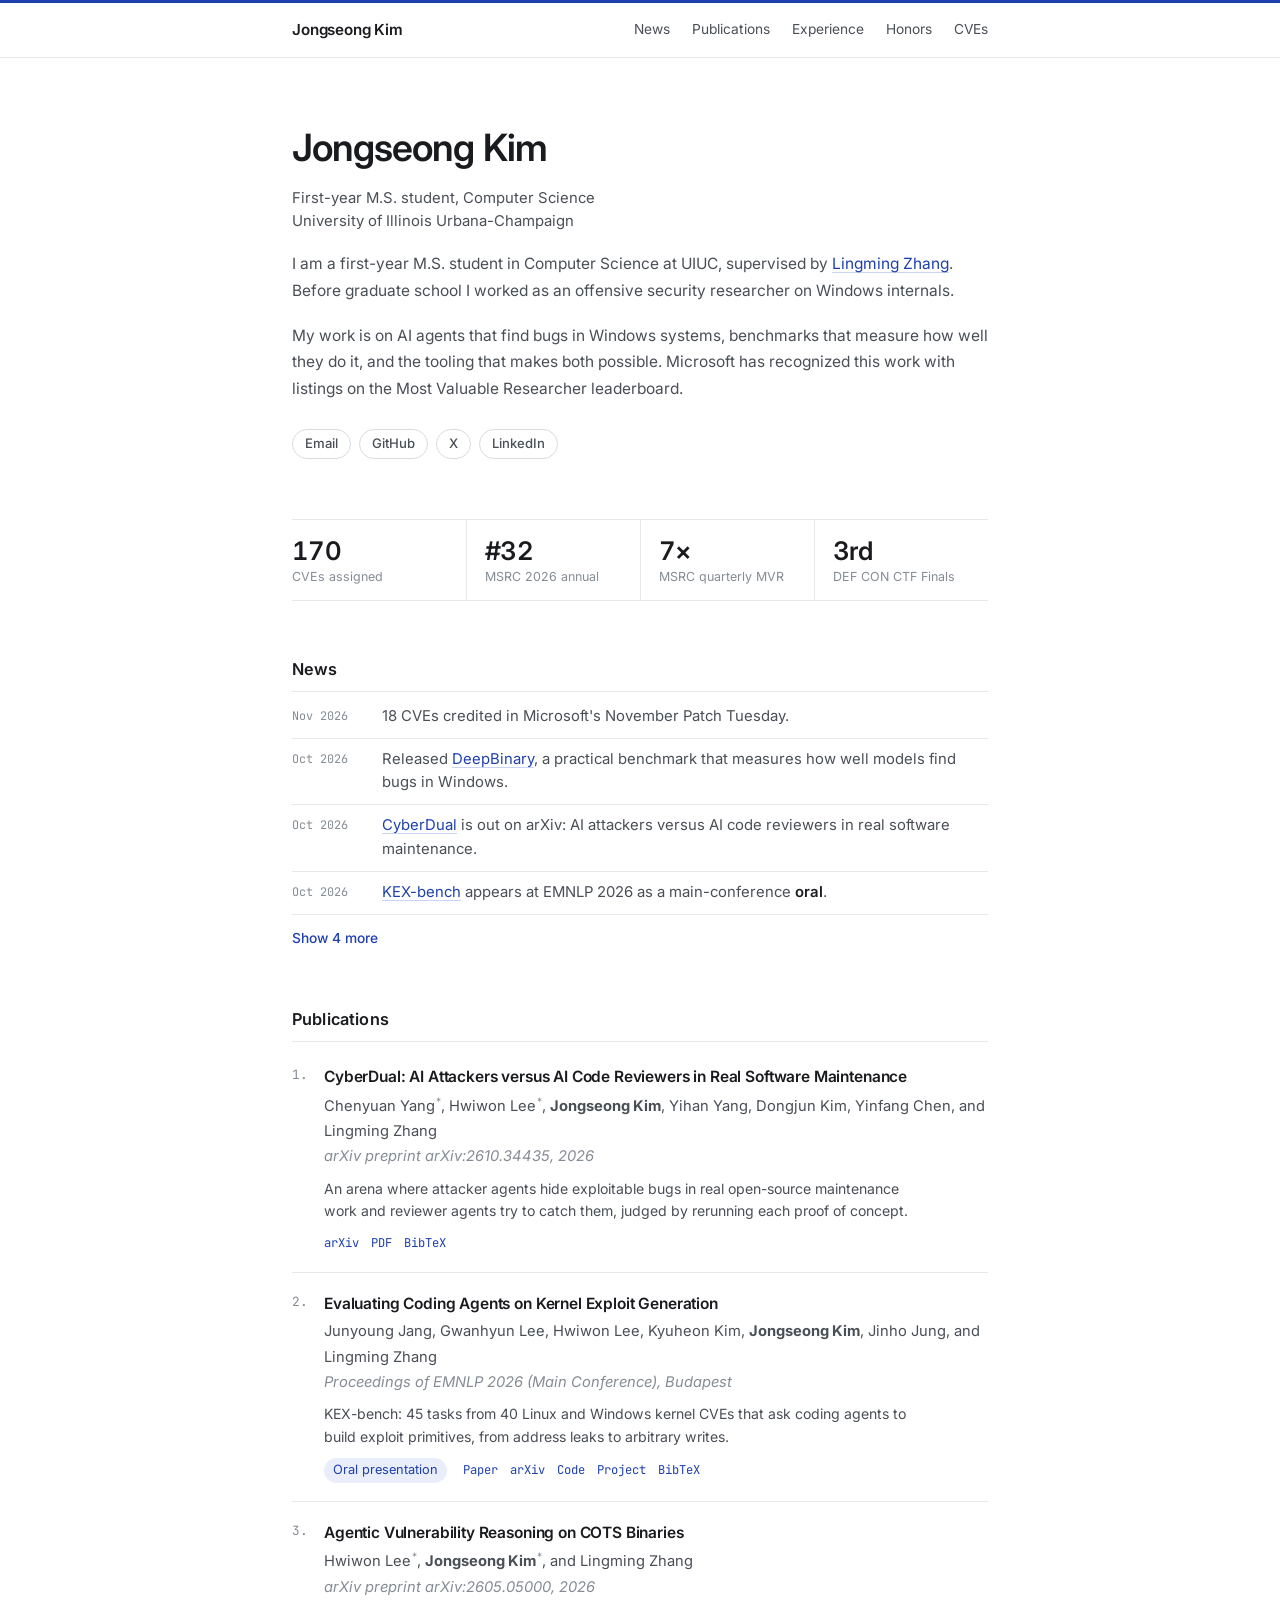
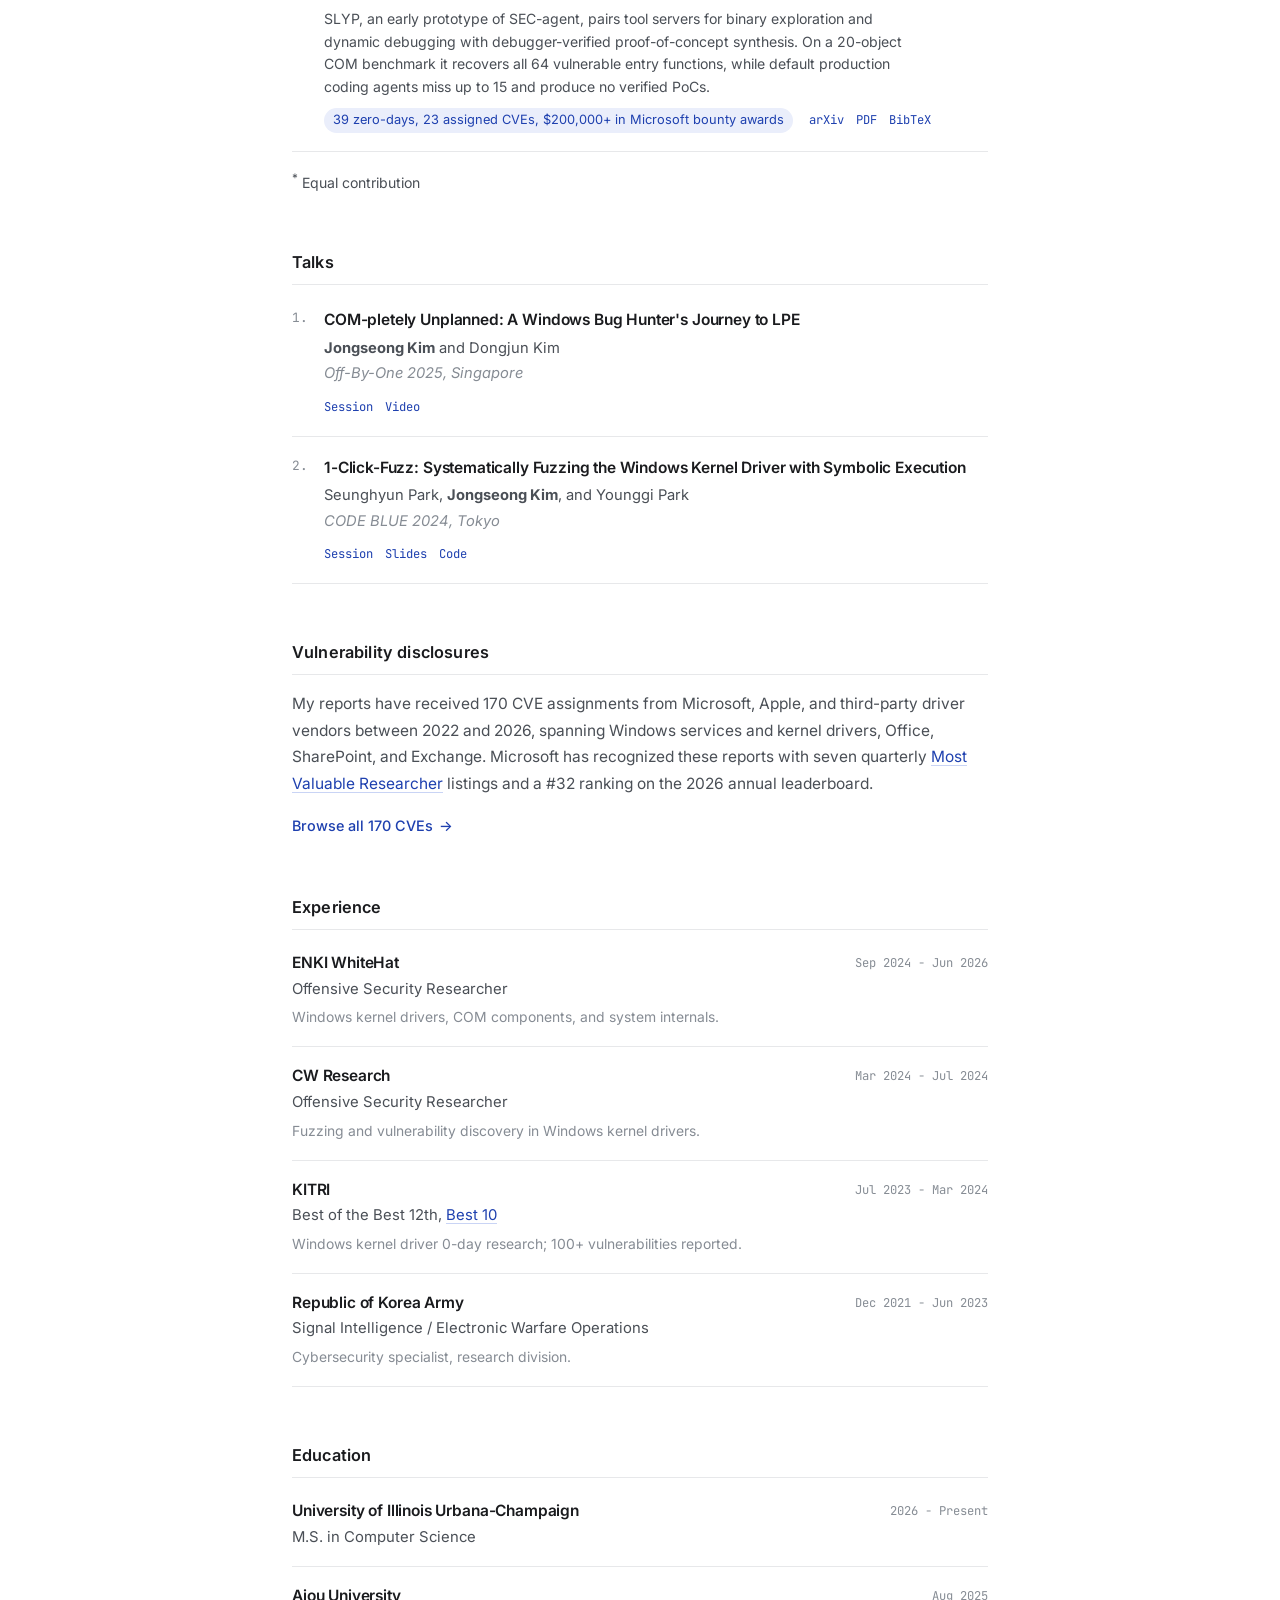
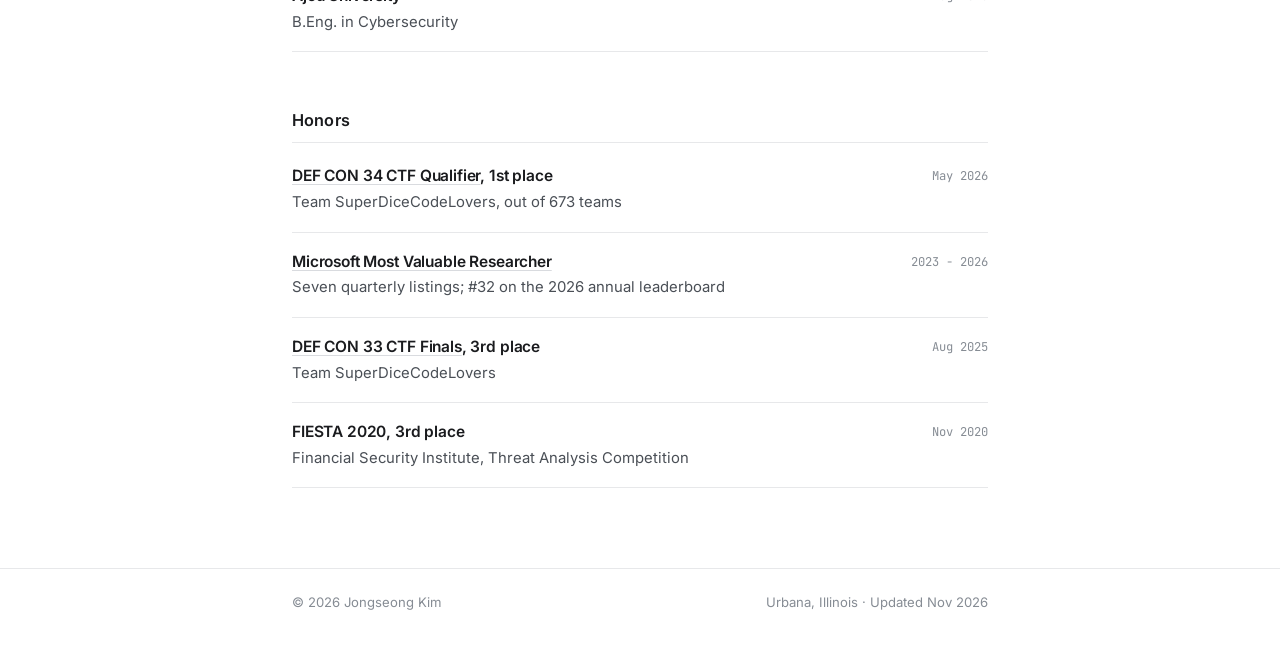
<file: index.html>
<!DOCTYPE html>
<html lang="en">
<head>
    <meta charset="UTF-8">
    <meta name="viewport" content="width=device-width, initial-scale=1.0">
    <title>Jongseong Kim</title>
    <meta name="description" content="Jongseong Kim (nevul37) is a first-year M.S. student in Computer Science at the University of Illinois Urbana-Champaign, supervised by Lingming Zhang, working on AI agents for bug finding in Windows systems.">
    <meta name="theme-color" content="#ffffff" media="(prefers-color-scheme: light)">
    <meta name="theme-color" content="#0f1012" media="(prefers-color-scheme: dark)">
    <meta name="color-scheme" content="light dark">
    <link rel="canonical" href="https://jongseong.kim/">
    <link rel="icon" href="assets/favicon.ico?v=20261104" sizes="any">
    <link rel="apple-touch-icon" href="assets/apple-touch-icon.png?v=20261104">

    <meta property="og:type" content="profile">
    <meta property="og:title" content="Jongseong Kim">
    <meta property="og:description" content="M.S. student in Computer Science at UIUC. AI agents for bug finding in Windows systems.">
    <meta property="og:url" content="https://jongseong.kim/">
    <meta property="og:image" content="https://jongseong.kim/assets/og-image.png">
    <meta property="og:image:width" content="1200">
    <meta property="og:image:height" content="630">
    <meta name="twitter:card" content="summary_large_image">
    <meta name="twitter:site" content="@nevul37">

    <script type="application/ld+json">
    {
        "@context": "https://schema.org",
        "@type": "Person",
        "name": "Jongseong Kim",
        "alternateName": "nevul37",
        "url": "https://jongseong.kim/",
        "email": "mailto:nevul37@gmail.com",
        "jobTitle": "M.S. Student in Computer Science",
        "affiliation": {
            "@type": "CollegeOrUniversity",
            "name": "University of Illinois Urbana-Champaign"
        },
        "alumniOf": {
            "@type": "CollegeOrUniversity",
            "name": "Ajou University"
        },
        "sameAs": [
            "https://github.com/nevul37",
            "https://x.com/nevul37",
            "https://www.linkedin.com/in/jongseongkim"
        ]
    }
    </script>

    <link rel="preconnect" href="https://fonts.googleapis.com">
    <link rel="preconnect" href="https://fonts.gstatic.com" crossorigin>
    <link href="https://fonts.googleapis.com/css2?family=Inter:wght@400;500;600&family=JetBrains+Mono:wght@400;500&display=swap" rel="stylesheet">
    <link rel="stylesheet" href="css/styles.css?v=20261102">

    <!-- Google tag (gtag.js) -->
    <script async src="https://www.googletagmanager.com/gtag/js?id=G-C3G9XGCKQ9"></script>
    <script>
      window.dataLayer = window.dataLayer || [];
      function gtag(){dataLayer.push(arguments);}
      gtag('js', new Date());

      gtag('config', 'G-C3G9XGCKQ9');
    </script>
</head>
<body>
    <nav class="nav">
        <div class="wrap nav__inner">
            <a class="nav__name" href="index.html">Jongseong Kim</a>
            <div class="nav__links">
                <a class="is-secondary" href="#news">News</a>
                <a href="#publications">Publications</a>
                <a class="is-secondary" href="#experience">Experience</a>
                <a class="is-secondary" href="#honors">Honors</a>
                <a href="pages/more-cves.html">CVEs</a>
                <!-- CV temporarily disabled
                <a href="cv.pdf" target="_blank" rel="noreferrer">CV</a>
                -->
            </div>
        </div>
    </nav>

    <main class="wrap">
        <section class="intro">
            <div class="intro__body">
                <h1>Jongseong Kim</h1>
                <p class="intro__role">
                    First-year M.S. student, Computer Science<br>
                    University of Illinois Urbana-Champaign
                </p>

                <p>
                    I am a first-year M.S. student in Computer Science at UIUC, supervised by
                    <a href="https://lingming.cs.illinois.edu/" target="_blank" rel="noreferrer">Lingming Zhang</a>.
                    Before graduate school I worked as an offensive security researcher on Windows internals.
                </p>
                <p>
                    My work is on AI agents that find bugs in Windows systems, benchmarks that measure how well
                    they do it, and the tooling that makes both possible. Microsoft has recognized this work
                    with listings on the Most Valuable Researcher leaderboard.
                </p>

                <div class="contact">
                    <a href="mailto:nevul37@gmail.com">Email</a>
                    <a href="https://github.com/nevul37" target="_blank" rel="noreferrer">GitHub</a>
                    <a href="https://x.com/nevul37" target="_blank" rel="noreferrer">X</a>
                    <a href="https://www.linkedin.com/in/jongseongkim" target="_blank" rel="noreferrer">LinkedIn</a>
                    <!-- CV temporarily disabled
                    <a href="cv.pdf" target="_blank" rel="noreferrer">CV</a>
                    -->
                </div>
            </div>
            <!-- Photo temporarily disabled
            <figure class="avatar">
                <img src="assets/images/jongseong.jpg" alt="Jongseong Kim" width="840" height="1050">
            </figure>
            -->
        </section>

        <dl class="stats">
            <div class="stat">
                <dt>CVEs assigned</dt>
                <dd><a href="pages/more-cves.html"><span data-cve-count="total">170</span></a></dd>
            </div>
            <div class="stat">
                <dt>MSRC 2026 annual</dt>
                <dd>#32</dd>
            </div>
            <div class="stat">
                <dt>MSRC quarterly MVR</dt>
                <dd>7&times;</dd>
            </div>
            <div class="stat">
                <dt>DEF CON CTF Finals</dt>
                <dd>3rd</dd>
            </div>
        </dl>

        <section class="section" id="news">
            <h2>News</h2>
            <ul class="news" id="news-list">
                <li>
                    <time class="news__date" datetime="2026-11">Nov 2026</time>
                    <span>18 CVEs credited in Microsoft's November Patch Tuesday.</span>
                </li>
                <li>
                    <time class="news__date" datetime="2026-10">Oct 2026</time>
                    <span>
                        Released <a href="https://deepbinary.so/" target="_blank" rel="noreferrer">DeepBinary</a>,
                        a practical benchmark that measures how well models find bugs in Windows.
                    </span>
                </li>
                <li>
                    <time class="news__date" datetime="2026-10">Oct 2026</time>
                    <span>
                        <a href="https://arxiv.org/abs/2610.34435" target="_blank" rel="noreferrer">CyberDual</a>
                        is out on arXiv: AI attackers versus AI code reviewers in real software maintenance.
                    </span>
                </li>
                <li>
                    <time class="news__date" datetime="2026-10">Oct 2026</time>
                    <span>
                        <a href="https://kex-bench.github.io/" target="_blank" rel="noreferrer">KEX-bench</a>
                        appears at EMNLP 2026 as a main-conference <strong>oral</strong>.
                    </span>
                </li>
                <li>
                    <time class="news__date" datetime="2026-10">Oct 2026</time>
                    <span>31 CVEs credited in Microsoft's October Patch Tuesday.</span>
                </li>
                <li>
                    <time class="news__date" datetime="2026-08">Aug 2026</time>
                    <span>Started the M.S. in Computer Science at UIUC.</span>
                </li>
                <li>
                    <time class="news__date" datetime="2026-05">May 2026</time>
                    <span>1st place at the DEF CON 34 CTF Qualifier, out of 673 teams.</span>
                </li>
                <li>
                    <time class="news__date" datetime="2026-05">May 2026</time>
                    <span>
                        <a href="https://arxiv.org/abs/2605.05000" target="_blank" rel="noreferrer">Agentic Vulnerability Reasoning on COTS Binaries</a>
                        is out on arXiv.
                    </span>
                </li>
            </ul>
            <button class="news__more" type="button" aria-expanded="false" aria-controls="news-list" hidden></button>
        </section>

        <section class="section" id="publications">
            <h2>Publications</h2>
            <ol class="pubs">
                <li>
                    <div class="pub__title">CyberDual: AI Attackers versus AI Code Reviewers in Real Software Maintenance</div>
                    <div class="pub__authors">
                        Chenyuan Yang<sup>*</sup>,
                        Hwiwon Lee<sup>*</sup>,
                        <strong>Jongseong Kim</strong>, Yihan Yang,
                        Dongjun Kim,
                        Yinfang Chen, and
                        Lingming Zhang
                    </div>
                    <div class="pub__venue">arXiv preprint arXiv:2610.34435, 2026</div>
                    <p class="pub__summary">
                        An arena where attacker agents hide exploitable bugs in real open-source maintenance work and
                        reviewer agents try to catch them, judged by rerunning each proof of concept.
                    </p>
                    <div class="pub__foot">
                        <span class="pub__links">
                            <a href="https://arxiv.org/abs/2610.34435" target="_blank" rel="noreferrer">arXiv</a>
                            <a href="https://arxiv.org/pdf/2610.34435" target="_blank" rel="noreferrer">PDF</a>
                            <button class="pub__bib-toggle" type="button" aria-expanded="false" aria-controls="bib-cyberdual">BibTeX</button>
                        </span>
                    </div>
                    <div class="bib" id="bib-cyberdual" hidden>
                        <pre>@article{yang2026cyberdual,
  title   = {CyberDual: AI Attackers versus AI Code Reviewers in Real Software Maintenance},
  author  = {Yang, Chenyuan and Lee, Hwiwon and Kim, Jongseong and Yang, Yihan and Kim, Dongjun and Chen, Yinfang and Zhang, Lingming},
  journal = {arXiv preprint arXiv:2610.34435},
  year    = {2026}
}</pre>
                        <button class="bib__copy" type="button">Copy</button>
                    </div>
                </li>
                <li>
                    <div class="pub__title">Evaluating Coding Agents on Kernel Exploit Generation</div>
                    <div class="pub__authors">
                        Junyoung Jang, Gwanhyun Lee,
                        Hwiwon Lee,
                        Kyuheon Kim, <strong>Jongseong Kim</strong>, Jinho Jung, and
                        Lingming Zhang
                    </div>
                    <div class="pub__venue">Proceedings of EMNLP 2026 (Main Conference), Budapest</div>
                    <p class="pub__summary">
                        KEX-bench: 45 tasks from 40 Linux and Windows kernel CVEs that ask coding agents to build
                        exploit primitives, from address leaks to arbitrary writes.
                    </p>
                    <div class="pub__foot">
                        <span class="tag">Oral presentation</span>
                        <span class="pub__links">
                            <a href="https://aclanthology.org/2026.emnlp-main.1653/" target="_blank" rel="noreferrer">Paper</a>
                            <a href="https://arxiv.org/abs/2609.25591" target="_blank" rel="noreferrer">arXiv</a>
                            <a href="https://github.com/KEX-bench/KEX-bench" target="_blank" rel="noreferrer">Code</a>
                            <a href="https://kex-bench.github.io/" target="_blank" rel="noreferrer">Project</a>
                            <button class="pub__bib-toggle" type="button" aria-expanded="false" aria-controls="bib-kexbench">BibTeX</button>
                        </span>
                    </div>
                    <div class="bib" id="bib-kexbench" hidden>
                        <pre>@inproceedings{jang-etal-2026-evaluating,
  title     = {Evaluating Coding Agents on Kernel Exploit Generation},
  author    = {Jang, Junyoung and Lee, Gwanhyun and Lee, Hwiwon and Kim, Kyuheon and Kim, Jongseong and Jung, Jinho and Zhang, Lingming},
  booktitle = {Proceedings of the 2026 Conference on Empirical Methods in Natural Language Processing},
  pages     = {37581--37603},
  year      = {2026},
  address   = {Budapest, Hungary},
  publisher = {Association for Computational Linguistics},
  url       = {https://aclanthology.org/2026.emnlp-main.1653/}
}</pre>
                        <button class="bib__copy" type="button">Copy</button>
                    </div>
                </li>
                <li>
                    <div class="pub__title">Agentic Vulnerability Reasoning on COTS Binaries</div>
                    <div class="pub__authors">
                        Hwiwon Lee<sup>*</sup>,
                        <strong>Jongseong Kim</strong><sup>*</sup>, and
                        Lingming Zhang
                    </div>
                    <div class="pub__venue">arXiv preprint arXiv:2605.05000, 2026</div>
                    <p class="pub__summary">
                        SLYP, an early prototype of SEC-agent, pairs tool servers for binary exploration and dynamic
                        debugging with debugger-verified proof-of-concept synthesis. On a 20-object COM benchmark it
                        recovers all 64 vulnerable entry functions, while default production coding agents miss up to 15
                        and produce no verified PoCs.
                    </p>
                    <div class="pub__foot">
                        <span class="tag">39 zero-days, 23 assigned CVEs, $200,000+ in Microsoft bounty awards</span>
                        <span class="pub__links">
                            <a href="https://arxiv.org/abs/2605.05000" target="_blank" rel="noreferrer">arXiv</a>
                            <a href="https://arxiv.org/pdf/2605.05000" target="_blank" rel="noreferrer">PDF</a>
                            <button class="pub__bib-toggle" type="button" aria-expanded="false" aria-controls="bib-slyp">BibTeX</button>
                        </span>
                    </div>
                    <div class="bib" id="bib-slyp" hidden>
                        <pre>@article{lee2026agentic,
  title   = {Agentic Vulnerability Reasoning on COTS Binaries},
  author  = {Lee, Hwiwon and Kim, Jongseong and Zhang, Lingming},
  journal = {arXiv preprint arXiv:2605.05000},
  year    = {2026}
}</pre>
                        <button class="bib__copy" type="button">Copy</button>
                    </div>
                </li>
            </ol>
            <p class="note"><sup>*</sup> Equal contribution</p>
        </section>

        <section class="section" id="talks">
            <h2>Talks</h2>
            <ol class="pubs">
                <li>
                    <div class="pub__title">COM-pletely Unplanned: A Windows Bug Hunter's Journey to LPE</div>
                    <div class="pub__authors"><strong>Jongseong Kim</strong> and Dongjun Kim</div>
                    <div class="pub__venue">Off-By-One 2025, Singapore</div>
                    <div class="pub__foot">
                        <span class="pub__links">
                            <a href="https://offbyone.sg/conference/dongjun-kim-jongseong-kim" target="_blank" rel="noreferrer">Session</a>
                            <a href="https://www.youtube.com/watch?v=ES8qeIhwfAk" target="_blank" rel="noreferrer">Video</a>
                        </span>
                    </div>
                </li>
                <li>
                    <div class="pub__title">1-Click-Fuzz: Systematically Fuzzing the Windows Kernel Driver with Symbolic Execution</div>
                    <div class="pub__authors">Seunghyun Park, <strong>Jongseong Kim</strong>, and Younggi Park</div>
                    <div class="pub__venue">CODE BLUE 2024, Tokyo</div>
                    <div class="pub__foot">
                        <span class="pub__links">
                            <a href="https://archive.codeblue.jp/2024/en/program/time-table/day2-010/" target="_blank" rel="noreferrer">Session</a>
                            <a href="https://archive.codeblue.jp/2024/files/cb24-U25_1-Click-Fuzz_Systematically_Fuzzing_the_Windows_Kernel_Driver_with_Symbolic_Execution_Updated_by_SangjunPark_YunjinPark_JongseongKim.pdf" target="_blank" rel="noreferrer">Slides</a>
                            <a href="https://github.com/0dayResearchLab/msfuzz" target="_blank" rel="noreferrer">Code</a>
                        </span>
                    </div>
                </li>
            </ol>
        </section>

        <section class="section" id="disclosures">
            <h2>Vulnerability disclosures</h2>
            <p>
                My reports have received <span data-cve-count="total">170</span> CVE assignments from Microsoft, Apple,
                and third-party driver vendors between 2022 and 2026, spanning Windows services and kernel drivers,
                Office, SharePoint, and Exchange. Microsoft has recognized these reports with seven quarterly
                <a href="https://msrc.microsoft.com/leaderboard" target="_blank" rel="noreferrer">Most Valuable Researcher</a>
                listings and a #32 ranking on the 2026 annual leaderboard.
            </p>
            <a class="more-link" href="pages/more-cves.html"><span>Browse all <span data-cve-count="total">170</span> CVEs</span> <span class="more-link__arrow" aria-hidden="true">&rarr;</span></a>
        </section>

        <section class="section" id="experience">
            <h2>Experience</h2>
            <div class="cv">
                <div class="cv__row">
                    <div>
                        <div class="cv__org">ENKI WhiteHat</div>
                        <div class="cv__role">Offensive Security Researcher</div>
                        <div class="cv__detail">Windows kernel drivers, COM components, and system internals.</div>
                    </div>
                    <div class="cv__date">Sep 2024 - Jun 2026</div>
                </div>
                <div class="cv__row">
                    <div>
                        <div class="cv__org">CW Research</div>
                        <div class="cv__role">Offensive Security Researcher</div>
                        <div class="cv__detail">Fuzzing and vulnerability discovery in Windows kernel drivers.</div>
                    </div>
                    <div class="cv__date">Mar 2024 - Jul 2024</div>
                </div>
                <div class="cv__row">
                    <div>
                        <div class="cv__org">KITRI</div>
                        <div class="cv__role">
                            Best of the Best 12th,
                            <a href="https://www.kitribob.kr/trainee_walk/hall" target="_blank" rel="noreferrer">Best 10</a>
                        </div>
                        <div class="cv__detail">Windows kernel driver 0-day research; 100+ vulnerabilities reported.</div>
                    </div>
                    <div class="cv__date">Jul 2023 - Mar 2024</div>
                </div>
                <div class="cv__row">
                    <div>
                        <div class="cv__org">Republic of Korea Army</div>
                        <div class="cv__role">Signal Intelligence / Electronic Warfare Operations</div>
                        <div class="cv__detail">Cybersecurity specialist, research division.</div>
                    </div>
                    <div class="cv__date">Dec 2021 - Jun 2023</div>
                </div>
            </div>
        </section>

        <section class="section" id="education">
            <h2>Education</h2>
            <div class="cv">
                <div class="cv__row">
                    <div>
                        <div class="cv__org">University of Illinois Urbana-Champaign</div>
                        <div class="cv__role">M.S. in Computer Science</div>
                    </div>
                    <div class="cv__date">2026 - Present</div>
                </div>
                <div class="cv__row">
                    <div>
                        <div class="cv__org">Ajou University</div>
                        <div class="cv__role">B.Eng. in Cybersecurity</div>
                    </div>
                    <div class="cv__date">Aug 2025</div>
                </div>
            </div>
        </section>

        <section class="section" id="honors">
            <h2>Honors</h2>
            <div class="cv">
                <div class="cv__row">
                    <div>
                        <div class="cv__org">
                            <a href="https://ctftime.org/event/3205/" target="_blank" rel="noreferrer">DEF CON 34 CTF Qualifier</a>,
                            <em class="place">1st place</em>
                        </div>
                        <div class="cv__role">Team SuperDiceCodeLovers, out of 673 teams</div>
                    </div>
                    <div class="cv__date">May 2026</div>
                </div>
                <div class="cv__row">
                    <div>
                        <div class="cv__org">
                            <a href="https://msrc.microsoft.com/leaderboard" target="_blank" rel="noreferrer">Microsoft Most Valuable Researcher</a>
                        </div>
                        <div class="cv__role">Seven quarterly listings; #32 on the 2026 annual leaderboard</div>
                    </div>
                    <div class="cv__date">2023 - 2026</div>
                </div>
                <div class="cv__row">
                    <div>
                        <div class="cv__org">
                            <a href="https://ctftime.org/event/2897" target="_blank" rel="noreferrer">DEF CON 33 CTF Finals</a>,
                            <em class="place">3rd place</em>
                        </div>
                        <div class="cv__role">Team SuperDiceCodeLovers</div>
                    </div>
                    <div class="cv__date">Aug 2025</div>
                </div>
                <div class="cv__row">
                    <div>
                        <div class="cv__org">FIESTA 2020, <em class="place">3rd place</em></div>
                        <div class="cv__role">Financial Security Institute, Threat Analysis Competition</div>
                    </div>
                    <div class="cv__date">Nov 2020</div>
                </div>
            </div>
        </section>
    </main>

    <footer class="footer">
        <div class="wrap footer__inner">
            <span>&copy; 2026 Jongseong Kim</span>
            <span>Urbana, Illinois &middot; Updated Nov 2026</span>
        </div>
    </footer>

    <script>
        (function () {
            const SHOWN = 4;
            const list = document.getElementById('news-list');
            const more = document.querySelector('.news__more');
            const extra = list.children.length - SHOWN;
            if (extra <= 0) { return; }

            function render(open) {
                list.classList.toggle('is-collapsed', !open);
                more.setAttribute('aria-expanded', String(open));
                more.textContent = open ? 'Show less' : 'Show ' + extra + ' more';
            }

            more.hidden = false;
            render(false);
            more.addEventListener('click', function () {
                render(more.getAttribute('aria-expanded') !== 'true');
            });
        })();

        document.querySelectorAll('.pub__bib-toggle').forEach(function (toggle) {
            const panel = document.getElementById(toggle.getAttribute('aria-controls'));
            toggle.addEventListener('click', function () {
                const open = toggle.getAttribute('aria-expanded') !== 'true';
                toggle.setAttribute('aria-expanded', String(open));
                panel.hidden = !open;
            });
            panel.querySelector('.bib__copy').addEventListener('click', function (event) {
                const button = event.currentTarget;
                navigator.clipboard.writeText(panel.querySelector('pre').textContent).then(function () {
                    button.textContent = 'Copied';
                    setTimeout(function () { button.textContent = 'Copy'; }, 1500);
                });
            });
        });
    </script>
</body>
</html>
</file>
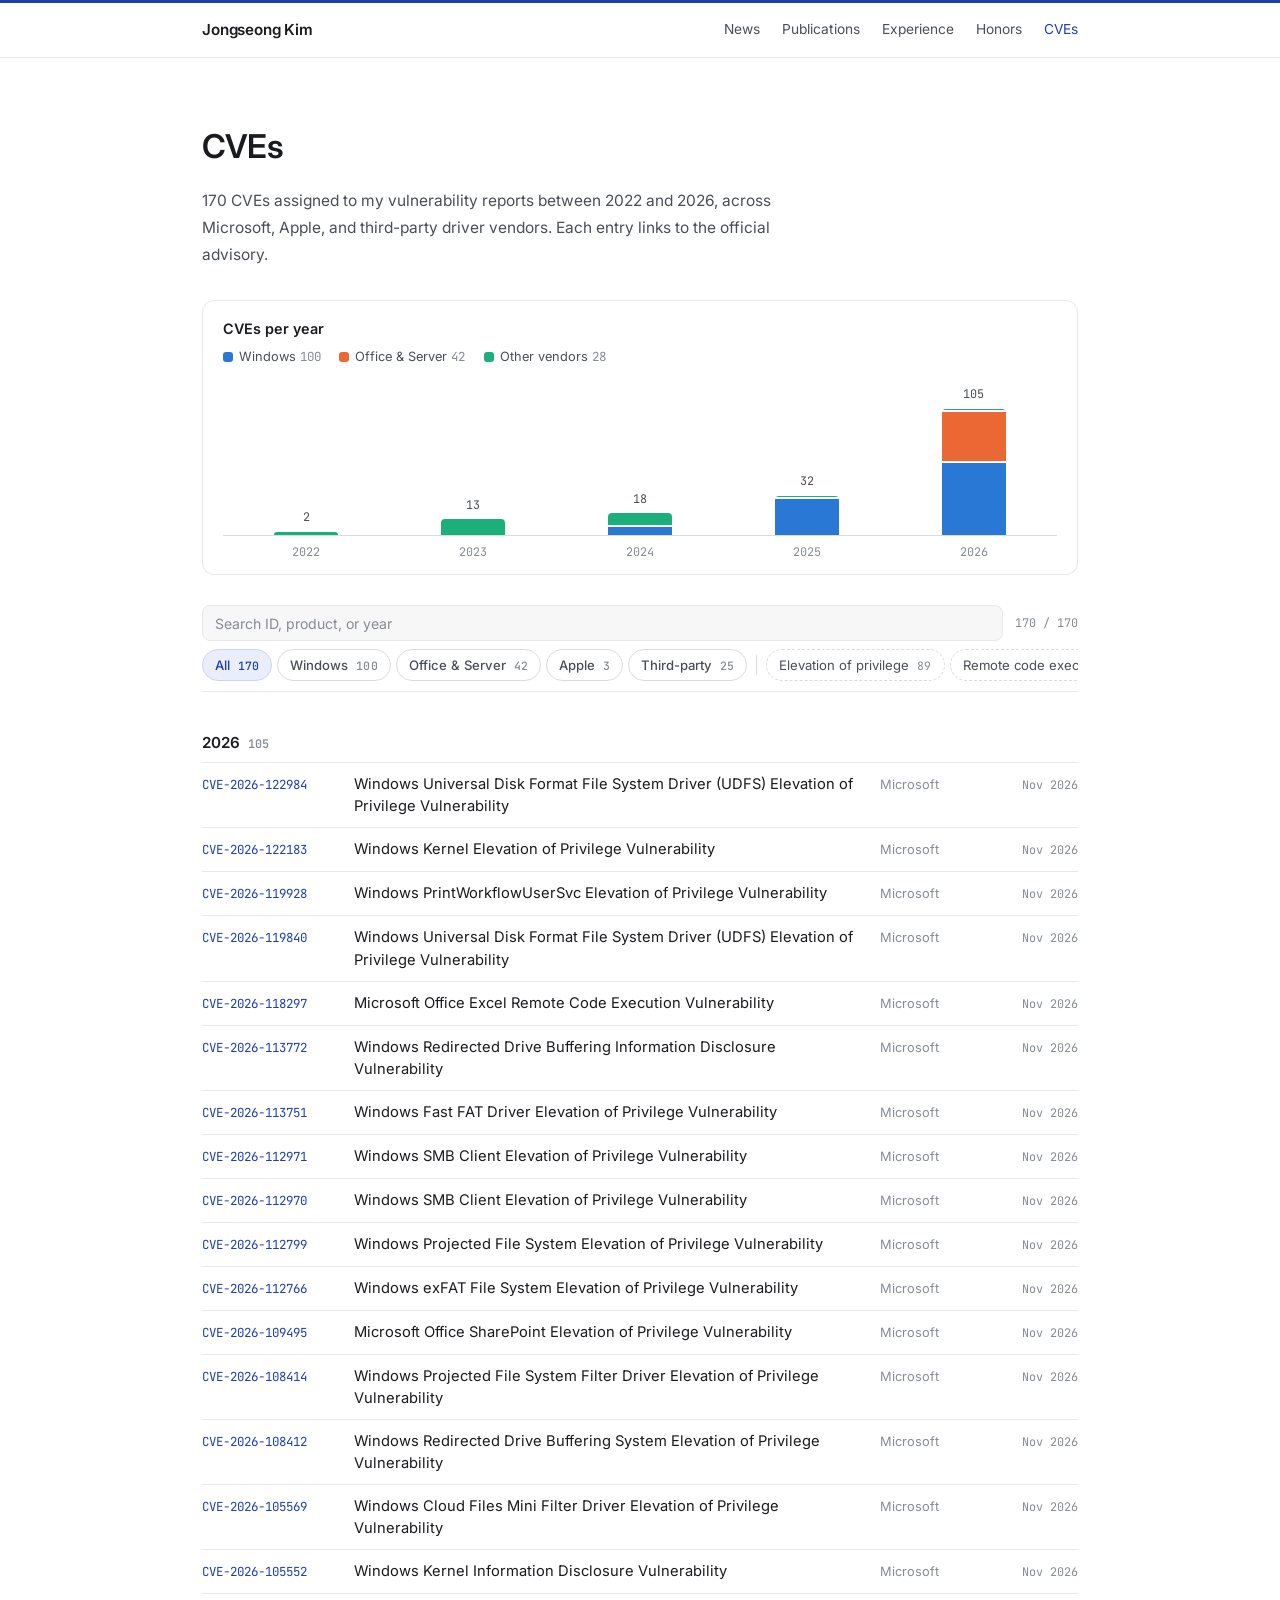
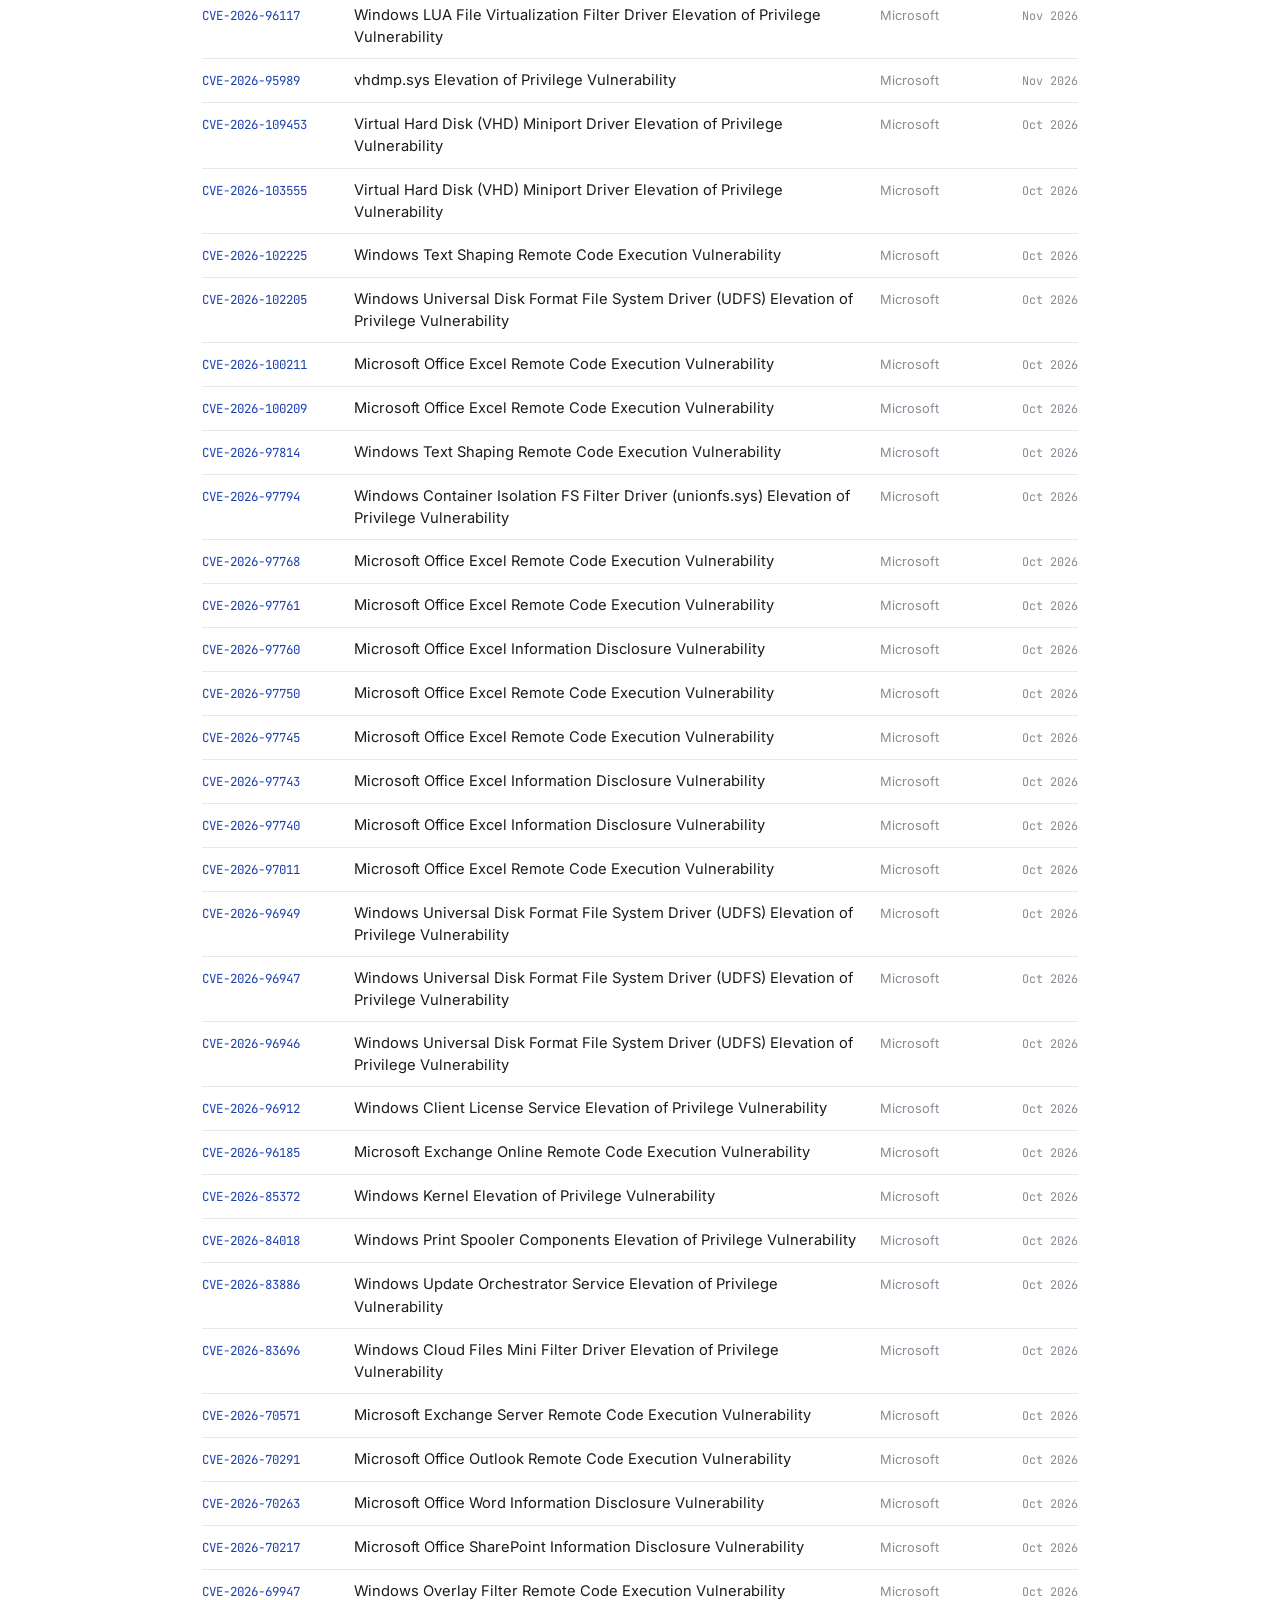
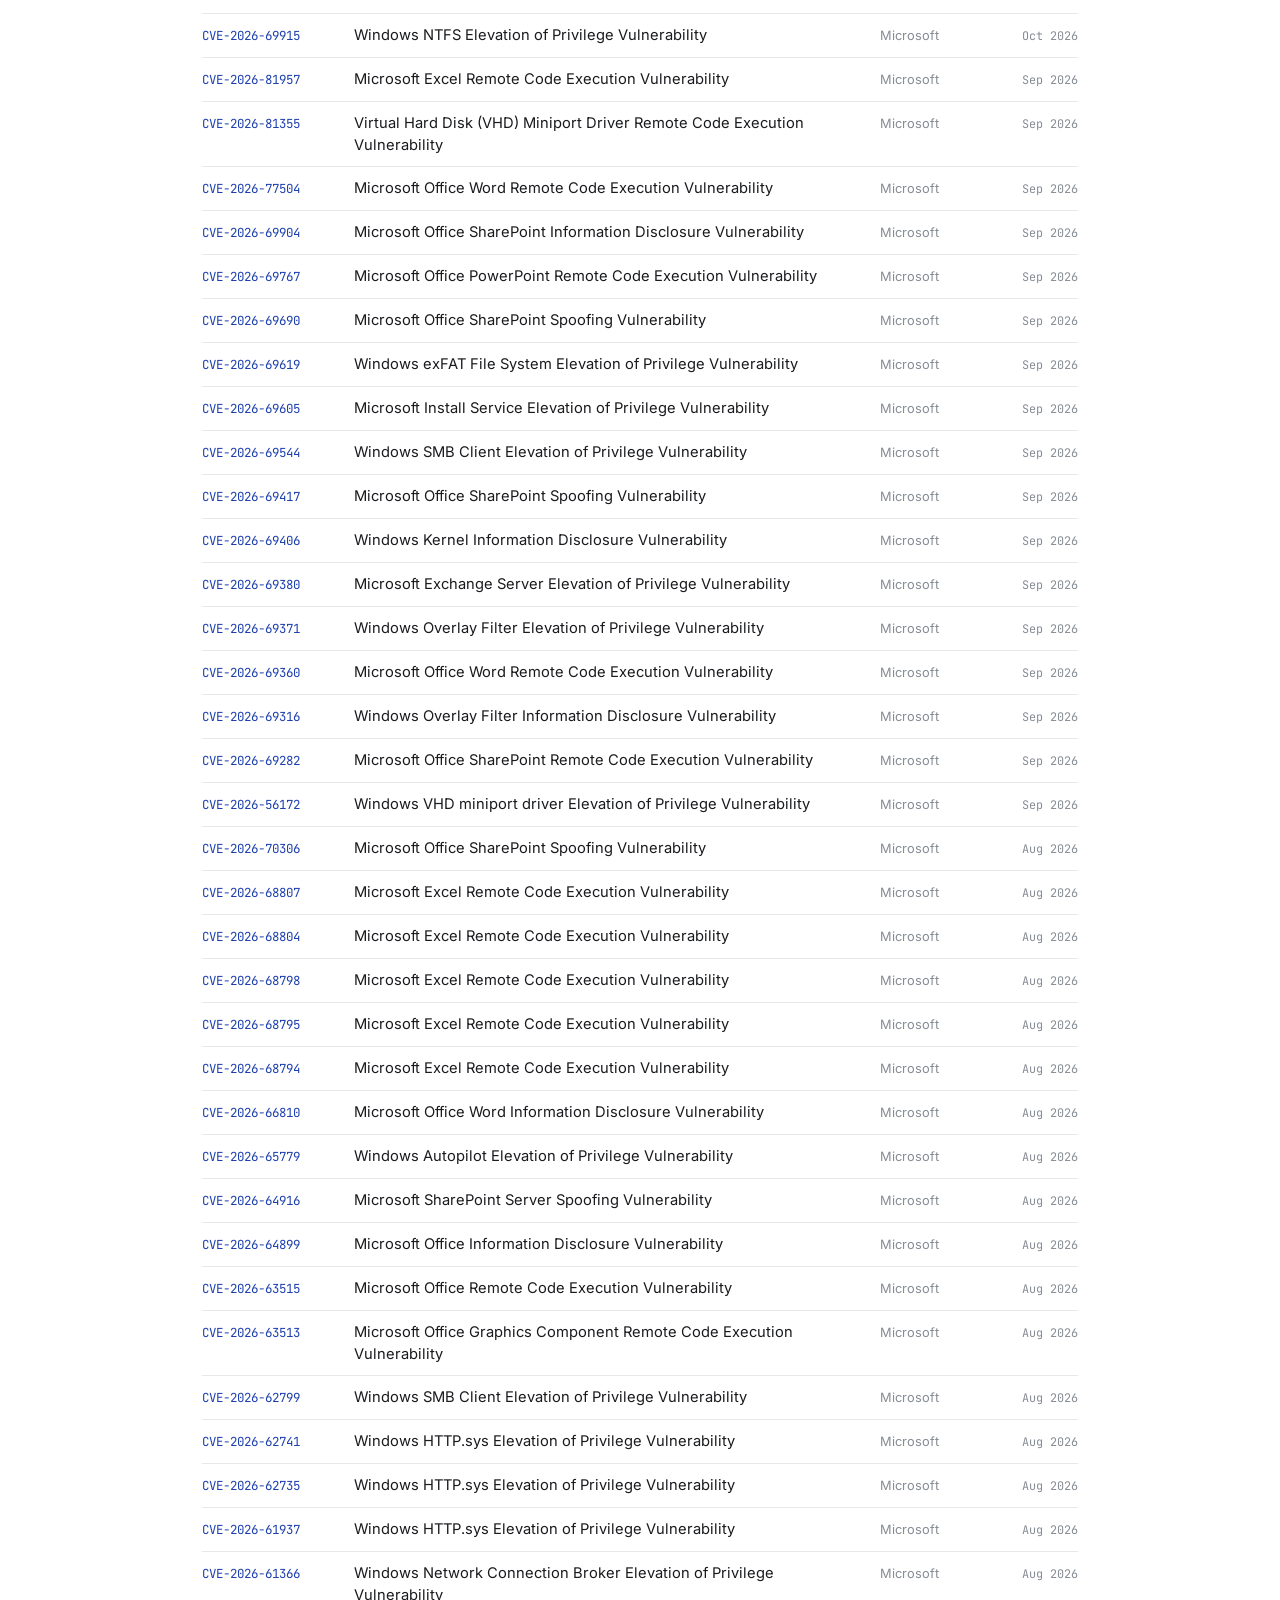
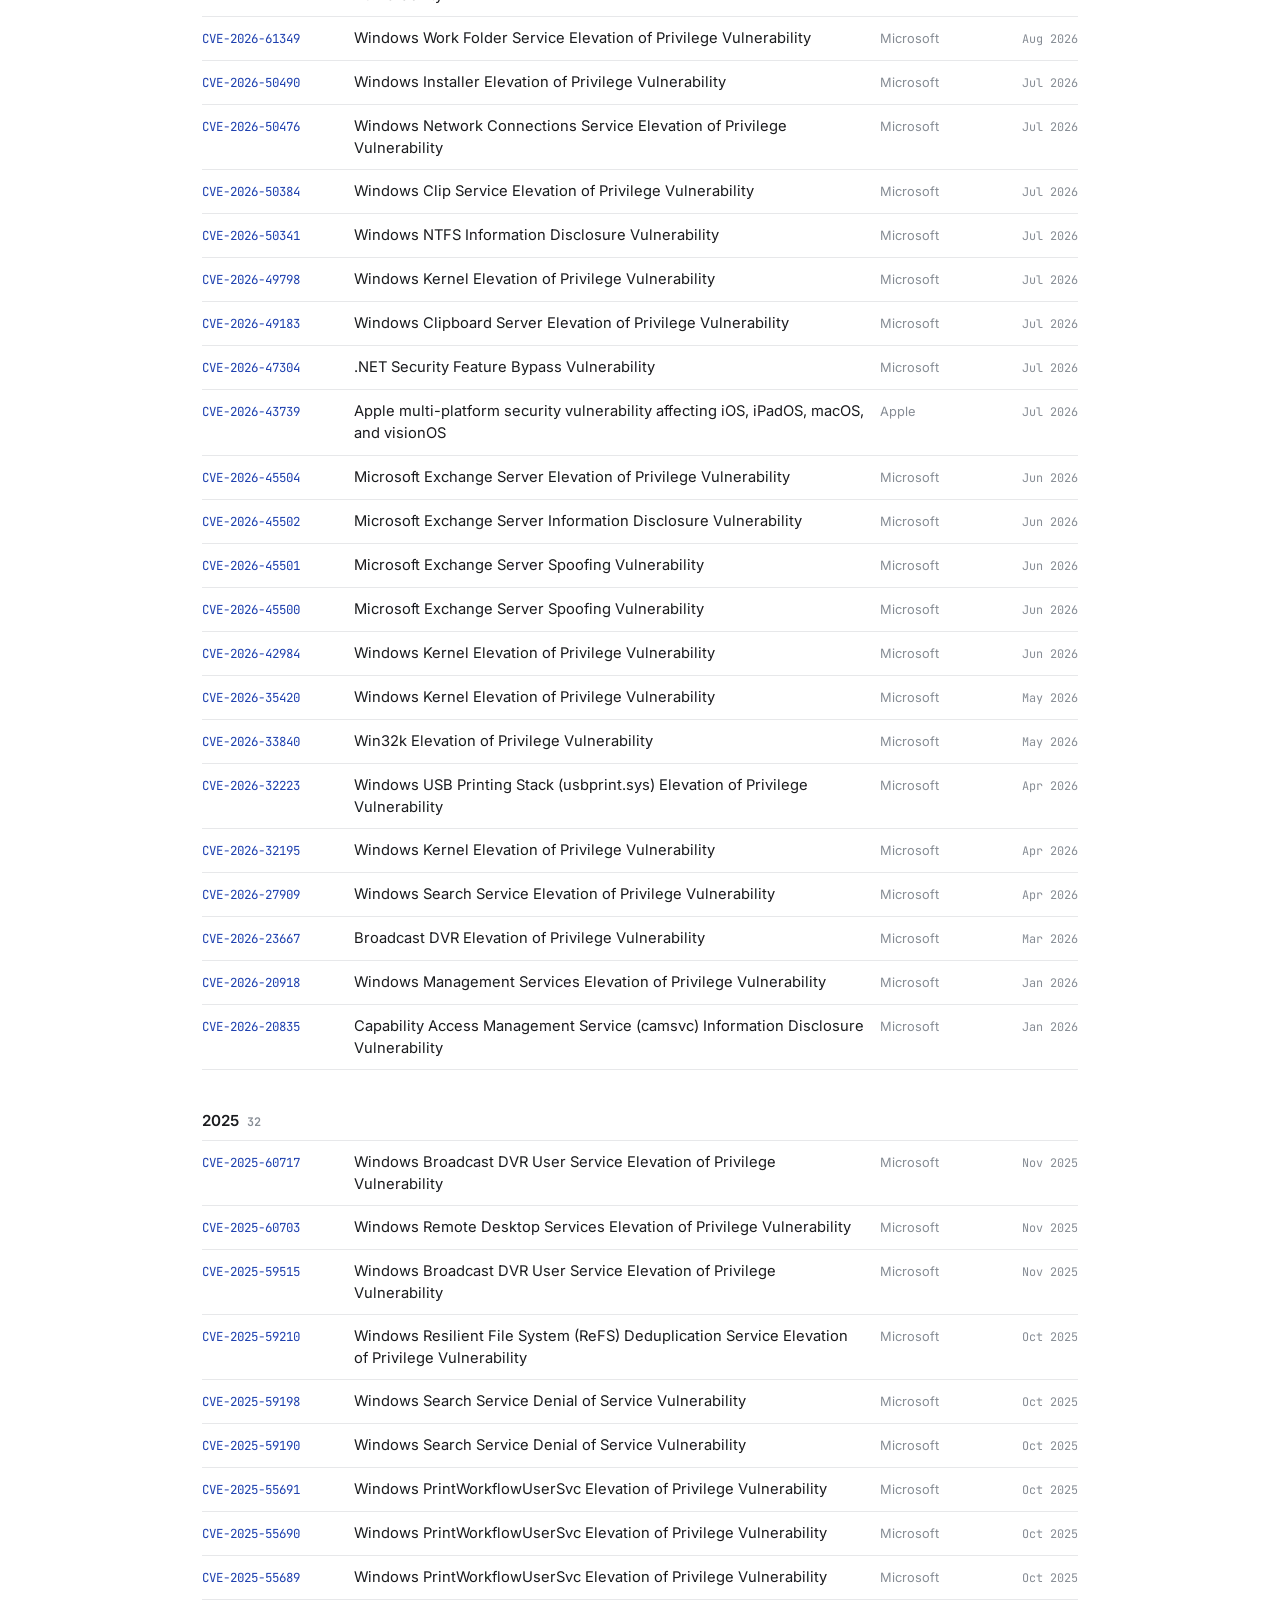
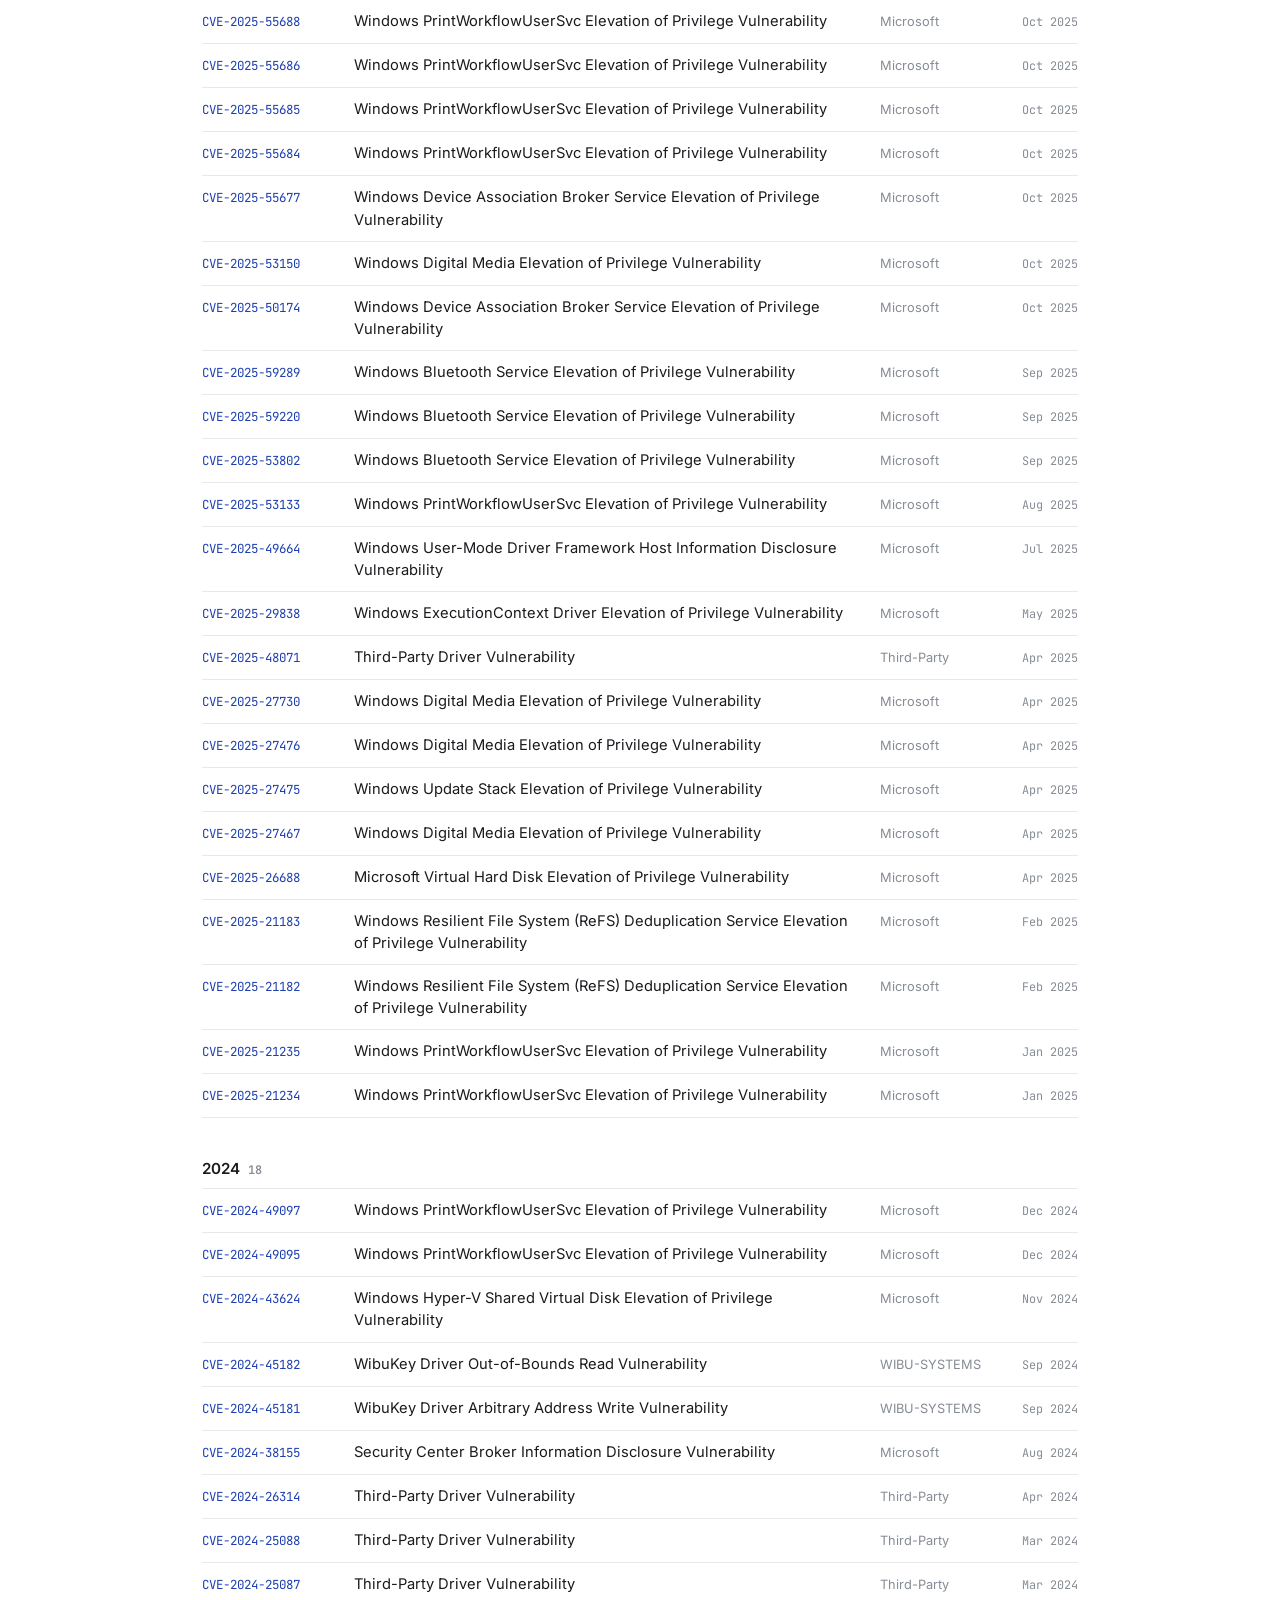
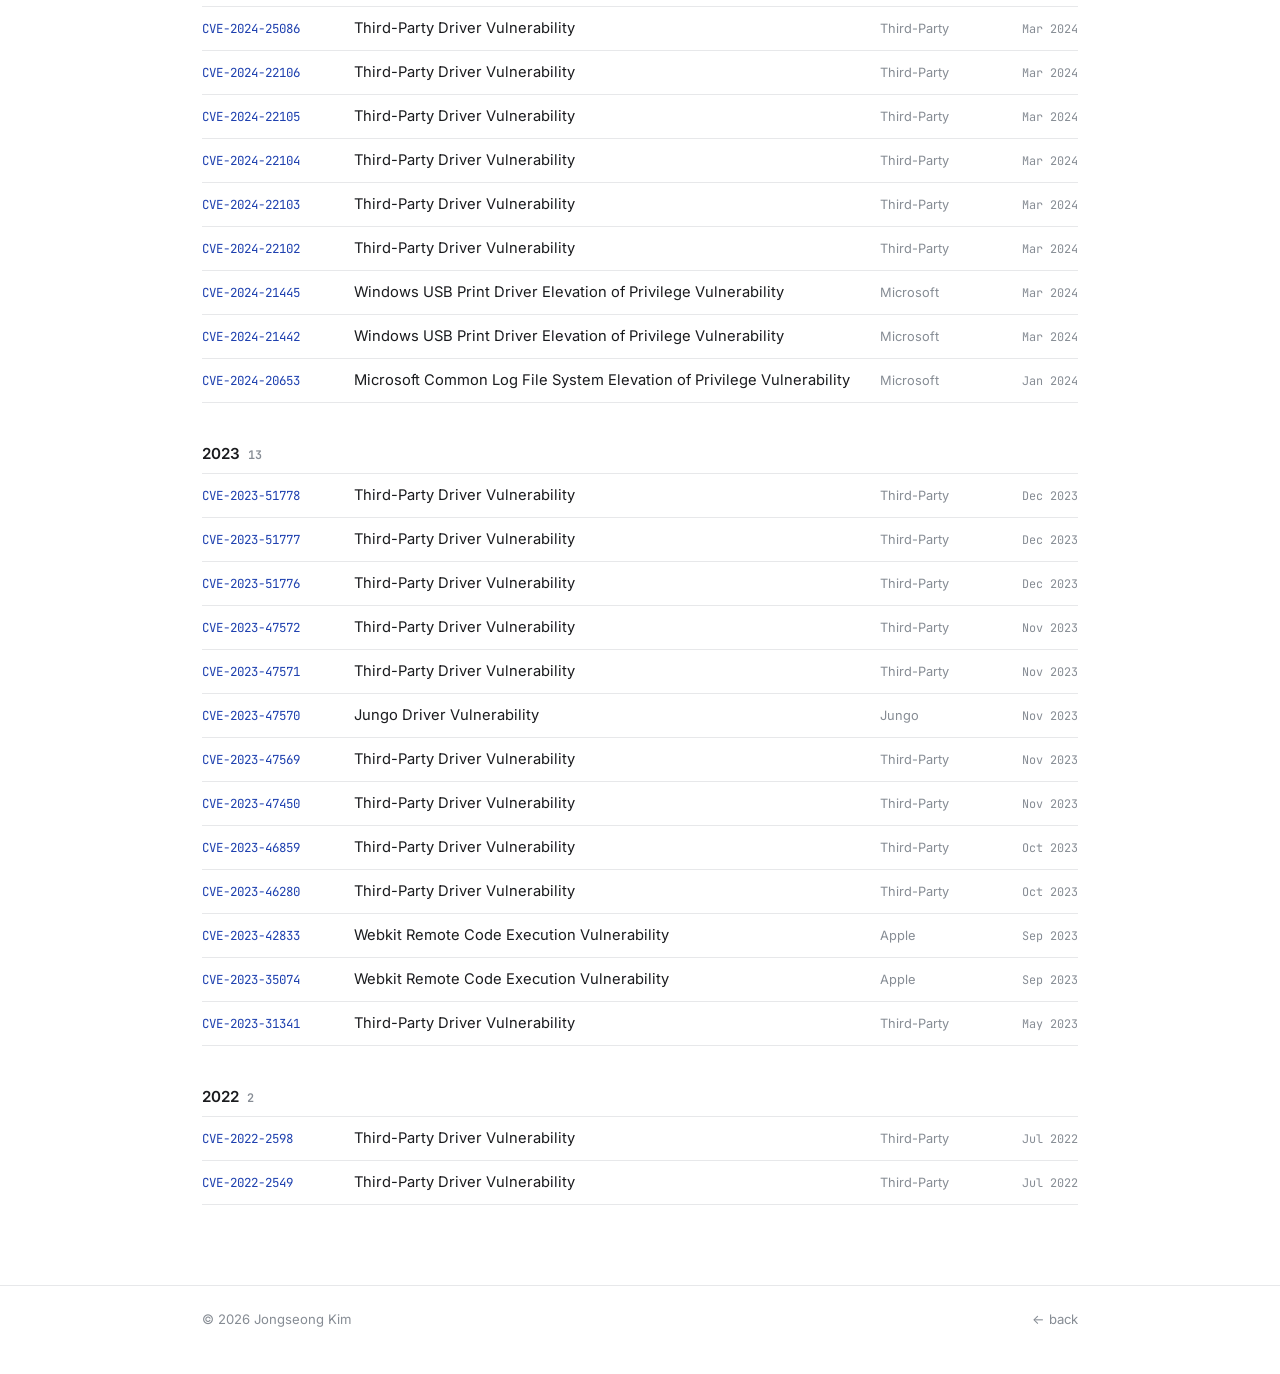
<file: pages/more-cves.html>
<!DOCTYPE html>
<html lang="en">
<head>
    <meta charset="UTF-8">
    <meta name="viewport" content="width=device-width, initial-scale=1.0">
    <title>CVEs | Jongseong Kim</title>
    <meta name="description" content="Every CVE assigned to vulnerability reports by Jongseong Kim (nevul37), across Microsoft Windows, Office, SharePoint, Exchange, Apple, and third-party drivers.">
    <meta name="theme-color" content="#ffffff" media="(prefers-color-scheme: light)">
    <meta name="theme-color" content="#0f1012" media="(prefers-color-scheme: dark)">
    <meta name="color-scheme" content="light dark">
    <link rel="canonical" href="https://jongseong.kim/pages/more-cves.html">
    <link rel="icon" href="../assets/favicon.ico?v=20261104" sizes="any">
    <link rel="apple-touch-icon" href="../assets/apple-touch-icon.png?v=20261104">

    <meta property="og:type" content="website">
    <meta property="og:title" content="CVEs | Jongseong Kim">
    <meta property="og:description" content="Every CVE assigned to vulnerability reports by Jongseong Kim (nevul37).">
    <meta property="og:url" content="https://jongseong.kim/pages/more-cves.html">
    <meta name="twitter:card" content="summary">

    <link rel="preconnect" href="https://fonts.googleapis.com">
    <link rel="preconnect" href="https://fonts.gstatic.com" crossorigin>
    <link href="https://fonts.googleapis.com/css2?family=Inter:wght@400;500;600&family=JetBrains+Mono:wght@400;500&display=swap" rel="stylesheet">
    <link rel="stylesheet" href="../css/styles.css?v=20261102">
</head>
<body>
    <nav class="nav">
        <div class="wrap wrap--wide nav__inner">
            <a class="nav__name" href="../index.html">Jongseong Kim</a>
            <div class="nav__links">
                <a class="is-secondary" href="../index.html#news">News</a>
                <a href="../index.html#publications">Publications</a>
                <a class="is-secondary" href="../index.html#experience">Experience</a>
                <a class="is-secondary" href="../index.html#honors">Honors</a>
                <a href="more-cves.html" aria-current="page">CVEs</a>
                <!-- CV temporarily disabled
                <a href="../cv.pdf" target="_blank" rel="noreferrer">CV</a>
                -->
            </div>
        </div>
    </nav>

    <main class="wrap wrap--wide">
        <section class="archive-head">
            <h1>CVEs</h1>
            <p>
                <span data-cve-count="total">170</span> CVEs assigned to my vulnerability reports between
                <span data-cve-count="first-year">2022</span> and <span data-cve-count="last-year">2026</span>,
                across Microsoft, Apple, and third-party driver vendors. Each entry links to the official advisory.
            </p>
        </section>

        <figure class="cve-chart" id="cve-chart">
            <figcaption class="cve-chart__title">CVEs per year</figcaption>
            <!-- cve:chart -->
            <ul class="cve-chart__legend">
            <li><i class="cve-chart__key" style="--c: var(--series-1)"></i>Windows <span class="mono">100</span></li>
            <li><i class="cve-chart__key" style="--c: var(--series-2)"></i>Office &amp; Server <span class="mono">42</span></li>
            <li><i class="cve-chart__key" style="--c: var(--series-3)"></i>Other vendors <span class="mono">28</span></li>
            </ul>
            <div class="cve-chart__plot">
            <a class="cve-chart__col" href="#y2022" data-year="2022" data-total="2" data-windows="0" data-office="0" data-other="2" aria-label="2022: 2 CVEs (Windows 0; Office &amp; Server 0; Other vendors 2)"><span class="cve-chart__value">2</span><span class="cve-chart__bar" style="--h: 0.019"><span class="cve-chart__seg" style="--c: var(--series-3); flex-grow: 2"></span></span><span class="cve-chart__year">2022</span></a>
            <a class="cve-chart__col" href="#y2023" data-year="2023" data-total="13" data-windows="0" data-office="0" data-other="13" aria-label="2023: 13 CVEs (Windows 0; Office &amp; Server 0; Other vendors 13)"><span class="cve-chart__value">13</span><span class="cve-chart__bar" style="--h: 0.124"><span class="cve-chart__seg" style="--c: var(--series-3); flex-grow: 13"></span></span><span class="cve-chart__year">2023</span></a>
            <a class="cve-chart__col" href="#y2024" data-year="2024" data-total="18" data-windows="7" data-office="0" data-other="11" aria-label="2024: 18 CVEs (Windows 7; Office &amp; Server 0; Other vendors 11)"><span class="cve-chart__value">18</span><span class="cve-chart__bar" style="--h: 0.171"><span class="cve-chart__seg" style="--c: var(--series-1); flex-grow: 7"></span><span class="cve-chart__seg" style="--c: var(--series-3); flex-grow: 11"></span></span><span class="cve-chart__year">2024</span></a>
            <a class="cve-chart__col" href="#y2025" data-year="2025" data-total="32" data-windows="31" data-office="0" data-other="1" aria-label="2025: 32 CVEs (Windows 31; Office &amp; Server 0; Other vendors 1)"><span class="cve-chart__value">32</span><span class="cve-chart__bar" style="--h: 0.305"><span class="cve-chart__seg" style="--c: var(--series-1); flex-grow: 31"></span><span class="cve-chart__seg" style="--c: var(--series-3); flex-grow: 1"></span></span><span class="cve-chart__year">2025</span></a>
            <a class="cve-chart__col" href="#y2026" data-year="2026" data-total="105" data-windows="62" data-office="42" data-other="1" aria-label="2026: 105 CVEs (Windows 62; Office &amp; Server 42; Other vendors 1)"><span class="cve-chart__value">105</span><span class="cve-chart__bar" style="--h: 1.000"><span class="cve-chart__seg" style="--c: var(--series-1); flex-grow: 62"></span><span class="cve-chart__seg" style="--c: var(--series-2); flex-grow: 42"></span><span class="cve-chart__seg" style="--c: var(--series-3); flex-grow: 1"></span></span><span class="cve-chart__year">2026</span></a>
            </div>
            <!-- /cve:chart -->
            <div class="cve-chart__tip" id="cve-tip" role="status" hidden></div>
        </figure>

        <div class="toolbar">
            <div class="toolbar__row">
                <div class="search">
                    <label class="visually-hidden" for="cve-search">Search CVEs</label>
                    <input id="cve-search" type="search" placeholder="Search ID, product, or year" autocomplete="off">
                </div>
                <span class="count" id="cve-count"></span>
            </div>
            <div class="chips" role="group" aria-label="Filter CVEs">
                <!-- cve:filters -->
                <button class="chip" type="button" data-filter="group" data-value="all" aria-pressed="true">All <span class="mono">170</span></button>
                <button class="chip" type="button" data-filter="group" data-value="windows" aria-pressed="false">Windows <span class="mono">100</span></button>
                <button class="chip" type="button" data-filter="group" data-value="office" aria-pressed="false">Office &amp; Server <span class="mono">42</span></button>
                <button class="chip" type="button" data-filter="group" data-value="apple" aria-pressed="false">Apple <span class="mono">3</span></button>
                <button class="chip" type="button" data-filter="group" data-value="third-party" aria-pressed="false">Third-party <span class="mono">25</span></button>
                <span class="chips__sep" aria-hidden="true"></span>
                <button class="chip chip--quiet" type="button" data-filter="impact" data-value="eop" aria-pressed="false">Elevation of privilege <span class="mono">89</span></button>
                <button class="chip chip--quiet" type="button" data-filter="impact" data-value="rce" aria-pressed="false">Remote code execution <span class="mono">29</span></button>
                <button class="chip chip--quiet" type="button" data-filter="impact" data-value="info" aria-pressed="false">Information disclosure <span class="mono">17</span></button>
                <button class="chip chip--quiet" type="button" data-filter="impact" data-value="spoofing" aria-pressed="false">Spoofing <span class="mono">6</span></button>
                <button class="chip chip--quiet" type="button" data-filter="impact" data-value="dos" aria-pressed="false">Denial of service <span class="mono">2</span></button>
                <button class="chip chip--quiet" type="button" data-filter="impact" data-value="other" aria-pressed="false">Other <span class="mono">27</span></button>
                <!-- /cve:filters -->
            </div>
        </div>

        <div id="cve-archive">
            <!-- cve:archive -->
            <section class="year" id="y2026" data-year="2026">
                <h2 class="year__label">2026 <span class="mono">105</span></h2>
                <a class="cve-row" data-group="windows" data-impact="eop" data-search="cve-2026-122984 windows universal disk format file system driver (udfs) elevation of privilege vulnerability microsoft windows nov 2026" href="https://msrc.microsoft.com/update-guide/vulnerability/CVE-2026-122984" target="_blank" rel="noreferrer">
                    <span class="cve-row__id">CVE-2026-122984</span>
                    <span class="cve-row__desc">Windows Universal Disk Format File System Driver (UDFS) Elevation of Privilege Vulnerability</span>
                    <span class="cve-row__vendor">Microsoft</span>
                    <span class="cve-row__date">Nov 2026</span>
                </a>
                <a class="cve-row" data-group="windows" data-impact="eop" data-search="cve-2026-122183 windows kernel elevation of privilege vulnerability microsoft windows nov 2026" href="https://msrc.microsoft.com/update-guide/vulnerability/CVE-2026-122183" target="_blank" rel="noreferrer">
                    <span class="cve-row__id">CVE-2026-122183</span>
                    <span class="cve-row__desc">Windows Kernel Elevation of Privilege Vulnerability</span>
                    <span class="cve-row__vendor">Microsoft</span>
                    <span class="cve-row__date">Nov 2026</span>
                </a>
                <a class="cve-row" data-group="windows" data-impact="eop" data-search="cve-2026-119928 windows printworkflowusersvc elevation of privilege vulnerability microsoft windows nov 2026" href="https://msrc.microsoft.com/update-guide/vulnerability/CVE-2026-119928" target="_blank" rel="noreferrer">
                    <span class="cve-row__id">CVE-2026-119928</span>
                    <span class="cve-row__desc">Windows PrintWorkflowUserSvc Elevation of Privilege Vulnerability</span>
                    <span class="cve-row__vendor">Microsoft</span>
                    <span class="cve-row__date">Nov 2026</span>
                </a>
                <a class="cve-row" data-group="windows" data-impact="eop" data-search="cve-2026-119840 windows universal disk format file system driver (udfs) elevation of privilege vulnerability microsoft windows nov 2026" href="https://msrc.microsoft.com/update-guide/vulnerability/CVE-2026-119840" target="_blank" rel="noreferrer">
                    <span class="cve-row__id">CVE-2026-119840</span>
                    <span class="cve-row__desc">Windows Universal Disk Format File System Driver (UDFS) Elevation of Privilege Vulnerability</span>
                    <span class="cve-row__vendor">Microsoft</span>
                    <span class="cve-row__date">Nov 2026</span>
                </a>
                <a class="cve-row" data-group="office" data-impact="rce" data-search="cve-2026-118297 microsoft office excel remote code execution vulnerability microsoft office &amp; server nov 2026" href="https://msrc.microsoft.com/update-guide/vulnerability/CVE-2026-118297" target="_blank" rel="noreferrer">
                    <span class="cve-row__id">CVE-2026-118297</span>
                    <span class="cve-row__desc">Microsoft Office Excel Remote Code Execution Vulnerability</span>
                    <span class="cve-row__vendor">Microsoft</span>
                    <span class="cve-row__date">Nov 2026</span>
                </a>
                <a class="cve-row" data-group="windows" data-impact="info" data-search="cve-2026-113772 windows redirected drive buffering information disclosure vulnerability microsoft windows nov 2026" href="https://msrc.microsoft.com/update-guide/vulnerability/CVE-2026-113772" target="_blank" rel="noreferrer">
                    <span class="cve-row__id">CVE-2026-113772</span>
                    <span class="cve-row__desc">Windows Redirected Drive Buffering Information Disclosure Vulnerability</span>
                    <span class="cve-row__vendor">Microsoft</span>
                    <span class="cve-row__date">Nov 2026</span>
                </a>
                <a class="cve-row" data-group="windows" data-impact="eop" data-search="cve-2026-113751 windows fast fat driver elevation of privilege vulnerability microsoft windows nov 2026" href="https://msrc.microsoft.com/update-guide/vulnerability/CVE-2026-113751" target="_blank" rel="noreferrer">
                    <span class="cve-row__id">CVE-2026-113751</span>
                    <span class="cve-row__desc">Windows Fast FAT Driver Elevation of Privilege Vulnerability</span>
                    <span class="cve-row__vendor">Microsoft</span>
                    <span class="cve-row__date">Nov 2026</span>
                </a>
                <a class="cve-row" data-group="windows" data-impact="eop" data-search="cve-2026-112971 windows smb client elevation of privilege vulnerability microsoft windows nov 2026" href="https://msrc.microsoft.com/update-guide/vulnerability/CVE-2026-112971" target="_blank" rel="noreferrer">
                    <span class="cve-row__id">CVE-2026-112971</span>
                    <span class="cve-row__desc">Windows SMB Client Elevation of Privilege Vulnerability</span>
                    <span class="cve-row__vendor">Microsoft</span>
                    <span class="cve-row__date">Nov 2026</span>
                </a>
                <a class="cve-row" data-group="windows" data-impact="eop" data-search="cve-2026-112970 windows smb client elevation of privilege vulnerability microsoft windows nov 2026" href="https://msrc.microsoft.com/update-guide/vulnerability/CVE-2026-112970" target="_blank" rel="noreferrer">
                    <span class="cve-row__id">CVE-2026-112970</span>
                    <span class="cve-row__desc">Windows SMB Client Elevation of Privilege Vulnerability</span>
                    <span class="cve-row__vendor">Microsoft</span>
                    <span class="cve-row__date">Nov 2026</span>
                </a>
                <a class="cve-row" data-group="windows" data-impact="eop" data-search="cve-2026-112799 windows projected file system elevation of privilege vulnerability microsoft windows nov 2026" href="https://msrc.microsoft.com/update-guide/vulnerability/CVE-2026-112799" target="_blank" rel="noreferrer">
                    <span class="cve-row__id">CVE-2026-112799</span>
                    <span class="cve-row__desc">Windows Projected File System Elevation of Privilege Vulnerability</span>
                    <span class="cve-row__vendor">Microsoft</span>
                    <span class="cve-row__date">Nov 2026</span>
                </a>
                <a class="cve-row" data-group="windows" data-impact="eop" data-search="cve-2026-112766 windows exfat file system elevation of privilege vulnerability microsoft windows nov 2026" href="https://msrc.microsoft.com/update-guide/vulnerability/CVE-2026-112766" target="_blank" rel="noreferrer">
                    <span class="cve-row__id">CVE-2026-112766</span>
                    <span class="cve-row__desc">Windows exFAT File System Elevation of Privilege Vulnerability</span>
                    <span class="cve-row__vendor">Microsoft</span>
                    <span class="cve-row__date">Nov 2026</span>
                </a>
                <a class="cve-row" data-group="office" data-impact="eop" data-search="cve-2026-109495 microsoft office sharepoint elevation of privilege vulnerability microsoft office &amp; server nov 2026" href="https://msrc.microsoft.com/update-guide/vulnerability/CVE-2026-109495" target="_blank" rel="noreferrer">
                    <span class="cve-row__id">CVE-2026-109495</span>
                    <span class="cve-row__desc">Microsoft Office SharePoint Elevation of Privilege Vulnerability</span>
                    <span class="cve-row__vendor">Microsoft</span>
                    <span class="cve-row__date">Nov 2026</span>
                </a>
                <a class="cve-row" data-group="windows" data-impact="eop" data-search="cve-2026-108414 windows projected file system filter driver elevation of privilege vulnerability microsoft windows nov 2026" href="https://msrc.microsoft.com/update-guide/vulnerability/CVE-2026-108414" target="_blank" rel="noreferrer">
                    <span class="cve-row__id">CVE-2026-108414</span>
                    <span class="cve-row__desc">Windows Projected File System Filter Driver Elevation of Privilege Vulnerability</span>
                    <span class="cve-row__vendor">Microsoft</span>
                    <span class="cve-row__date">Nov 2026</span>
                </a>
                <a class="cve-row" data-group="windows" data-impact="eop" data-search="cve-2026-108412 windows redirected drive buffering system elevation of privilege vulnerability microsoft windows nov 2026" href="https://msrc.microsoft.com/update-guide/vulnerability/CVE-2026-108412" target="_blank" rel="noreferrer">
                    <span class="cve-row__id">CVE-2026-108412</span>
                    <span class="cve-row__desc">Windows Redirected Drive Buffering System Elevation of Privilege Vulnerability</span>
                    <span class="cve-row__vendor">Microsoft</span>
                    <span class="cve-row__date">Nov 2026</span>
                </a>
                <a class="cve-row" data-group="windows" data-impact="eop" data-search="cve-2026-105569 windows cloud files mini filter driver elevation of privilege vulnerability microsoft windows nov 2026" href="https://msrc.microsoft.com/update-guide/vulnerability/CVE-2026-105569" target="_blank" rel="noreferrer">
                    <span class="cve-row__id">CVE-2026-105569</span>
                    <span class="cve-row__desc">Windows Cloud Files Mini Filter Driver Elevation of Privilege Vulnerability</span>
                    <span class="cve-row__vendor">Microsoft</span>
                    <span class="cve-row__date">Nov 2026</span>
                </a>
                <a class="cve-row" data-group="windows" data-impact="info" data-search="cve-2026-105552 windows kernel information disclosure vulnerability microsoft windows nov 2026" href="https://msrc.microsoft.com/update-guide/vulnerability/CVE-2026-105552" target="_blank" rel="noreferrer">
                    <span class="cve-row__id">CVE-2026-105552</span>
                    <span class="cve-row__desc">Windows Kernel Information Disclosure Vulnerability</span>
                    <span class="cve-row__vendor">Microsoft</span>
                    <span class="cve-row__date">Nov 2026</span>
                </a>
                <a class="cve-row" data-group="windows" data-impact="eop" data-search="cve-2026-96117 windows lua file virtualization filter driver elevation of privilege vulnerability microsoft windows nov 2026" href="https://msrc.microsoft.com/update-guide/vulnerability/CVE-2026-96117" target="_blank" rel="noreferrer">
                    <span class="cve-row__id">CVE-2026-96117</span>
                    <span class="cve-row__desc">Windows LUA File Virtualization Filter Driver Elevation of Privilege Vulnerability</span>
                    <span class="cve-row__vendor">Microsoft</span>
                    <span class="cve-row__date">Nov 2026</span>
                </a>
                <a class="cve-row" data-group="windows" data-impact="eop" data-search="cve-2026-95989 vhdmp.sys elevation of privilege vulnerability microsoft windows nov 2026" href="https://msrc.microsoft.com/update-guide/vulnerability/CVE-2026-95989" target="_blank" rel="noreferrer">
                    <span class="cve-row__id">CVE-2026-95989</span>
                    <span class="cve-row__desc">vhdmp.sys Elevation of Privilege Vulnerability</span>
                    <span class="cve-row__vendor">Microsoft</span>
                    <span class="cve-row__date">Nov 2026</span>
                </a>
                <a class="cve-row" data-group="windows" data-impact="eop" data-search="cve-2026-109453 virtual hard disk (vhd) miniport driver elevation of privilege vulnerability microsoft windows oct 2026" href="https://msrc.microsoft.com/update-guide/vulnerability/CVE-2026-109453" target="_blank" rel="noreferrer">
                    <span class="cve-row__id">CVE-2026-109453</span>
                    <span class="cve-row__desc">Virtual Hard Disk (VHD) Miniport Driver Elevation of Privilege Vulnerability</span>
                    <span class="cve-row__vendor">Microsoft</span>
                    <span class="cve-row__date">Oct 2026</span>
                </a>
                <a class="cve-row" data-group="windows" data-impact="eop" data-search="cve-2026-103555 virtual hard disk (vhd) miniport driver elevation of privilege vulnerability microsoft windows oct 2026" href="https://msrc.microsoft.com/update-guide/vulnerability/CVE-2026-103555" target="_blank" rel="noreferrer">
                    <span class="cve-row__id">CVE-2026-103555</span>
                    <span class="cve-row__desc">Virtual Hard Disk (VHD) Miniport Driver Elevation of Privilege Vulnerability</span>
                    <span class="cve-row__vendor">Microsoft</span>
                    <span class="cve-row__date">Oct 2026</span>
                </a>
                <a class="cve-row" data-group="windows" data-impact="rce" data-search="cve-2026-102225 windows text shaping remote code execution vulnerability microsoft windows oct 2026" href="https://msrc.microsoft.com/update-guide/vulnerability/CVE-2026-102225" target="_blank" rel="noreferrer">
                    <span class="cve-row__id">CVE-2026-102225</span>
                    <span class="cve-row__desc">Windows Text Shaping Remote Code Execution Vulnerability</span>
                    <span class="cve-row__vendor">Microsoft</span>
                    <span class="cve-row__date">Oct 2026</span>
                </a>
                <a class="cve-row" data-group="windows" data-impact="eop" data-search="cve-2026-102205 windows universal disk format file system driver (udfs) elevation of privilege vulnerability microsoft windows oct 2026" href="https://msrc.microsoft.com/update-guide/vulnerability/CVE-2026-102205" target="_blank" rel="noreferrer">
                    <span class="cve-row__id">CVE-2026-102205</span>
                    <span class="cve-row__desc">Windows Universal Disk Format File System Driver (UDFS) Elevation of Privilege Vulnerability</span>
                    <span class="cve-row__vendor">Microsoft</span>
                    <span class="cve-row__date">Oct 2026</span>
                </a>
                <a class="cve-row" data-group="office" data-impact="rce" data-search="cve-2026-100211 microsoft office excel remote code execution vulnerability microsoft office &amp; server oct 2026" href="https://msrc.microsoft.com/update-guide/vulnerability/CVE-2026-100211" target="_blank" rel="noreferrer">
                    <span class="cve-row__id">CVE-2026-100211</span>
                    <span class="cve-row__desc">Microsoft Office Excel Remote Code Execution Vulnerability</span>
                    <span class="cve-row__vendor">Microsoft</span>
                    <span class="cve-row__date">Oct 2026</span>
                </a>
                <a class="cve-row" data-group="office" data-impact="rce" data-search="cve-2026-100209 microsoft office excel remote code execution vulnerability microsoft office &amp; server oct 2026" href="https://msrc.microsoft.com/update-guide/vulnerability/CVE-2026-100209" target="_blank" rel="noreferrer">
                    <span class="cve-row__id">CVE-2026-100209</span>
                    <span class="cve-row__desc">Microsoft Office Excel Remote Code Execution Vulnerability</span>
                    <span class="cve-row__vendor">Microsoft</span>
                    <span class="cve-row__date">Oct 2026</span>
                </a>
                <a class="cve-row" data-group="windows" data-impact="rce" data-search="cve-2026-97814 windows text shaping remote code execution vulnerability microsoft windows oct 2026" href="https://msrc.microsoft.com/update-guide/vulnerability/CVE-2026-97814" target="_blank" rel="noreferrer">
                    <span class="cve-row__id">CVE-2026-97814</span>
                    <span class="cve-row__desc">Windows Text Shaping Remote Code Execution Vulnerability</span>
                    <span class="cve-row__vendor">Microsoft</span>
                    <span class="cve-row__date">Oct 2026</span>
                </a>
                <a class="cve-row" data-group="windows" data-impact="eop" data-search="cve-2026-97794 windows container isolation fs filter driver (unionfs.sys) elevation of privilege vulnerability microsoft windows oct 2026" href="https://msrc.microsoft.com/update-guide/vulnerability/CVE-2026-97794" target="_blank" rel="noreferrer">
                    <span class="cve-row__id">CVE-2026-97794</span>
                    <span class="cve-row__desc">Windows Container Isolation FS Filter Driver (unionfs.sys) Elevation of Privilege Vulnerability</span>
                    <span class="cve-row__vendor">Microsoft</span>
                    <span class="cve-row__date">Oct 2026</span>
                </a>
                <a class="cve-row" data-group="office" data-impact="rce" data-search="cve-2026-97768 microsoft office excel remote code execution vulnerability microsoft office &amp; server oct 2026" href="https://msrc.microsoft.com/update-guide/vulnerability/CVE-2026-97768" target="_blank" rel="noreferrer">
                    <span class="cve-row__id">CVE-2026-97768</span>
                    <span class="cve-row__desc">Microsoft Office Excel Remote Code Execution Vulnerability</span>
                    <span class="cve-row__vendor">Microsoft</span>
                    <span class="cve-row__date">Oct 2026</span>
                </a>
                <a class="cve-row" data-group="office" data-impact="rce" data-search="cve-2026-97761 microsoft office excel remote code execution vulnerability microsoft office &amp; server oct 2026" href="https://msrc.microsoft.com/update-guide/vulnerability/CVE-2026-97761" target="_blank" rel="noreferrer">
                    <span class="cve-row__id">CVE-2026-97761</span>
                    <span class="cve-row__desc">Microsoft Office Excel Remote Code Execution Vulnerability</span>
                    <span class="cve-row__vendor">Microsoft</span>
                    <span class="cve-row__date">Oct 2026</span>
                </a>
                <a class="cve-row" data-group="office" data-impact="info" data-search="cve-2026-97760 microsoft office excel information disclosure vulnerability microsoft office &amp; server oct 2026" href="https://msrc.microsoft.com/update-guide/vulnerability/CVE-2026-97760" target="_blank" rel="noreferrer">
                    <span class="cve-row__id">CVE-2026-97760</span>
                    <span class="cve-row__desc">Microsoft Office Excel Information Disclosure Vulnerability</span>
                    <span class="cve-row__vendor">Microsoft</span>
                    <span class="cve-row__date">Oct 2026</span>
                </a>
                <a class="cve-row" data-group="office" data-impact="rce" data-search="cve-2026-97750 microsoft office excel remote code execution vulnerability microsoft office &amp; server oct 2026" href="https://msrc.microsoft.com/update-guide/vulnerability/CVE-2026-97750" target="_blank" rel="noreferrer">
                    <span class="cve-row__id">CVE-2026-97750</span>
                    <span class="cve-row__desc">Microsoft Office Excel Remote Code Execution Vulnerability</span>
                    <span class="cve-row__vendor">Microsoft</span>
                    <span class="cve-row__date">Oct 2026</span>
                </a>
                <a class="cve-row" data-group="office" data-impact="rce" data-search="cve-2026-97745 microsoft office excel remote code execution vulnerability microsoft office &amp; server oct 2026" href="https://msrc.microsoft.com/update-guide/vulnerability/CVE-2026-97745" target="_blank" rel="noreferrer">
                    <span class="cve-row__id">CVE-2026-97745</span>
                    <span class="cve-row__desc">Microsoft Office Excel Remote Code Execution Vulnerability</span>
                    <span class="cve-row__vendor">Microsoft</span>
                    <span class="cve-row__date">Oct 2026</span>
                </a>
                <a class="cve-row" data-group="office" data-impact="info" data-search="cve-2026-97743 microsoft office excel information disclosure vulnerability microsoft office &amp; server oct 2026" href="https://msrc.microsoft.com/update-guide/vulnerability/CVE-2026-97743" target="_blank" rel="noreferrer">
                    <span class="cve-row__id">CVE-2026-97743</span>
                    <span class="cve-row__desc">Microsoft Office Excel Information Disclosure Vulnerability</span>
                    <span class="cve-row__vendor">Microsoft</span>
                    <span class="cve-row__date">Oct 2026</span>
                </a>
                <a class="cve-row" data-group="office" data-impact="info" data-search="cve-2026-97740 microsoft office excel information disclosure vulnerability microsoft office &amp; server oct 2026" href="https://msrc.microsoft.com/update-guide/vulnerability/CVE-2026-97740" target="_blank" rel="noreferrer">
                    <span class="cve-row__id">CVE-2026-97740</span>
                    <span class="cve-row__desc">Microsoft Office Excel Information Disclosure Vulnerability</span>
                    <span class="cve-row__vendor">Microsoft</span>
                    <span class="cve-row__date">Oct 2026</span>
                </a>
                <a class="cve-row" data-group="office" data-impact="rce" data-search="cve-2026-97011 microsoft office excel remote code execution vulnerability microsoft office &amp; server oct 2026" href="https://msrc.microsoft.com/update-guide/vulnerability/CVE-2026-97011" target="_blank" rel="noreferrer">
                    <span class="cve-row__id">CVE-2026-97011</span>
                    <span class="cve-row__desc">Microsoft Office Excel Remote Code Execution Vulnerability</span>
                    <span class="cve-row__vendor">Microsoft</span>
                    <span class="cve-row__date">Oct 2026</span>
                </a>
                <a class="cve-row" data-group="windows" data-impact="eop" data-search="cve-2026-96949 windows universal disk format file system driver (udfs) elevation of privilege vulnerability microsoft windows oct 2026" href="https://msrc.microsoft.com/update-guide/vulnerability/CVE-2026-96949" target="_blank" rel="noreferrer">
                    <span class="cve-row__id">CVE-2026-96949</span>
                    <span class="cve-row__desc">Windows Universal Disk Format File System Driver (UDFS) Elevation of Privilege Vulnerability</span>
                    <span class="cve-row__vendor">Microsoft</span>
                    <span class="cve-row__date">Oct 2026</span>
                </a>
                <a class="cve-row" data-group="windows" data-impact="eop" data-search="cve-2026-96947 windows universal disk format file system driver (udfs) elevation of privilege vulnerability microsoft windows oct 2026" href="https://msrc.microsoft.com/update-guide/vulnerability/CVE-2026-96947" target="_blank" rel="noreferrer">
                    <span class="cve-row__id">CVE-2026-96947</span>
                    <span class="cve-row__desc">Windows Universal Disk Format File System Driver (UDFS) Elevation of Privilege Vulnerability</span>
                    <span class="cve-row__vendor">Microsoft</span>
                    <span class="cve-row__date">Oct 2026</span>
                </a>
                <a class="cve-row" data-group="windows" data-impact="eop" data-search="cve-2026-96946 windows universal disk format file system driver (udfs) elevation of privilege vulnerability microsoft windows oct 2026" href="https://msrc.microsoft.com/update-guide/vulnerability/CVE-2026-96946" target="_blank" rel="noreferrer">
                    <span class="cve-row__id">CVE-2026-96946</span>
                    <span class="cve-row__desc">Windows Universal Disk Format File System Driver (UDFS) Elevation of Privilege Vulnerability</span>
                    <span class="cve-row__vendor">Microsoft</span>
                    <span class="cve-row__date">Oct 2026</span>
                </a>
                <a class="cve-row" data-group="windows" data-impact="eop" data-search="cve-2026-96912 windows client license service elevation of privilege vulnerability microsoft windows oct 2026" href="https://msrc.microsoft.com/update-guide/vulnerability/CVE-2026-96912" target="_blank" rel="noreferrer">
                    <span class="cve-row__id">CVE-2026-96912</span>
                    <span class="cve-row__desc">Windows Client License Service Elevation of Privilege Vulnerability</span>
                    <span class="cve-row__vendor">Microsoft</span>
                    <span class="cve-row__date">Oct 2026</span>
                </a>
                <a class="cve-row" data-group="office" data-impact="rce" data-search="cve-2026-96185 microsoft exchange online remote code execution vulnerability microsoft office &amp; server oct 2026" href="https://msrc.microsoft.com/update-guide/vulnerability/CVE-2026-96185" target="_blank" rel="noreferrer">
                    <span class="cve-row__id">CVE-2026-96185</span>
                    <span class="cve-row__desc">Microsoft Exchange Online Remote Code Execution Vulnerability</span>
                    <span class="cve-row__vendor">Microsoft</span>
                    <span class="cve-row__date">Oct 2026</span>
                </a>
                <a class="cve-row" data-group="windows" data-impact="eop" data-search="cve-2026-85372 windows kernel elevation of privilege vulnerability microsoft windows oct 2026" href="https://msrc.microsoft.com/update-guide/vulnerability/CVE-2026-85372" target="_blank" rel="noreferrer">
                    <span class="cve-row__id">CVE-2026-85372</span>
                    <span class="cve-row__desc">Windows Kernel Elevation of Privilege Vulnerability</span>
                    <span class="cve-row__vendor">Microsoft</span>
                    <span class="cve-row__date">Oct 2026</span>
                </a>
                <a class="cve-row" data-group="windows" data-impact="eop" data-search="cve-2026-84018 windows print spooler components elevation of privilege vulnerability microsoft windows oct 2026" href="https://msrc.microsoft.com/update-guide/vulnerability/CVE-2026-84018" target="_blank" rel="noreferrer">
                    <span class="cve-row__id">CVE-2026-84018</span>
                    <span class="cve-row__desc">Windows Print Spooler Components Elevation of Privilege Vulnerability</span>
                    <span class="cve-row__vendor">Microsoft</span>
                    <span class="cve-row__date">Oct 2026</span>
                </a>
                <a class="cve-row" data-group="windows" data-impact="eop" data-search="cve-2026-83886 windows update orchestrator service elevation of privilege vulnerability microsoft windows oct 2026" href="https://msrc.microsoft.com/update-guide/vulnerability/CVE-2026-83886" target="_blank" rel="noreferrer">
                    <span class="cve-row__id">CVE-2026-83886</span>
                    <span class="cve-row__desc">Windows Update Orchestrator Service Elevation of Privilege Vulnerability</span>
                    <span class="cve-row__vendor">Microsoft</span>
                    <span class="cve-row__date">Oct 2026</span>
                </a>
                <a class="cve-row" data-group="windows" data-impact="eop" data-search="cve-2026-83696 windows cloud files mini filter driver elevation of privilege vulnerability microsoft windows oct 2026" href="https://msrc.microsoft.com/update-guide/vulnerability/CVE-2026-83696" target="_blank" rel="noreferrer">
                    <span class="cve-row__id">CVE-2026-83696</span>
                    <span class="cve-row__desc">Windows Cloud Files Mini Filter Driver Elevation of Privilege Vulnerability</span>
                    <span class="cve-row__vendor">Microsoft</span>
                    <span class="cve-row__date">Oct 2026</span>
                </a>
                <a class="cve-row" data-group="office" data-impact="rce" data-search="cve-2026-70571 microsoft exchange server remote code execution vulnerability microsoft office &amp; server oct 2026" href="https://msrc.microsoft.com/update-guide/vulnerability/CVE-2026-70571" target="_blank" rel="noreferrer">
                    <span class="cve-row__id">CVE-2026-70571</span>
                    <span class="cve-row__desc">Microsoft Exchange Server Remote Code Execution Vulnerability</span>
                    <span class="cve-row__vendor">Microsoft</span>
                    <span class="cve-row__date">Oct 2026</span>
                </a>
                <a class="cve-row" data-group="office" data-impact="rce" data-search="cve-2026-70291 microsoft office outlook remote code execution vulnerability microsoft office &amp; server oct 2026" href="https://msrc.microsoft.com/update-guide/vulnerability/CVE-2026-70291" target="_blank" rel="noreferrer">
                    <span class="cve-row__id">CVE-2026-70291</span>
                    <span class="cve-row__desc">Microsoft Office Outlook Remote Code Execution Vulnerability</span>
                    <span class="cve-row__vendor">Microsoft</span>
                    <span class="cve-row__date">Oct 2026</span>
                </a>
                <a class="cve-row" data-group="office" data-impact="info" data-search="cve-2026-70263 microsoft office word information disclosure vulnerability microsoft office &amp; server oct 2026" href="https://msrc.microsoft.com/update-guide/vulnerability/CVE-2026-70263" target="_blank" rel="noreferrer">
                    <span class="cve-row__id">CVE-2026-70263</span>
                    <span class="cve-row__desc">Microsoft Office Word Information Disclosure Vulnerability</span>
                    <span class="cve-row__vendor">Microsoft</span>
                    <span class="cve-row__date">Oct 2026</span>
                </a>
                <a class="cve-row" data-group="office" data-impact="info" data-search="cve-2026-70217 microsoft office sharepoint information disclosure vulnerability microsoft office &amp; server oct 2026" href="https://msrc.microsoft.com/update-guide/vulnerability/CVE-2026-70217" target="_blank" rel="noreferrer">
                    <span class="cve-row__id">CVE-2026-70217</span>
                    <span class="cve-row__desc">Microsoft Office SharePoint Information Disclosure Vulnerability</span>
                    <span class="cve-row__vendor">Microsoft</span>
                    <span class="cve-row__date">Oct 2026</span>
                </a>
                <a class="cve-row" data-group="windows" data-impact="rce" data-search="cve-2026-69947 windows overlay filter remote code execution vulnerability microsoft windows oct 2026" href="https://msrc.microsoft.com/update-guide/vulnerability/CVE-2026-69947" target="_blank" rel="noreferrer">
                    <span class="cve-row__id">CVE-2026-69947</span>
                    <span class="cve-row__desc">Windows Overlay Filter Remote Code Execution Vulnerability</span>
                    <span class="cve-row__vendor">Microsoft</span>
                    <span class="cve-row__date">Oct 2026</span>
                </a>
                <a class="cve-row" data-group="windows" data-impact="eop" data-search="cve-2026-69915 windows ntfs elevation of privilege vulnerability microsoft windows oct 2026" href="https://msrc.microsoft.com/update-guide/vulnerability/CVE-2026-69915" target="_blank" rel="noreferrer">
                    <span class="cve-row__id">CVE-2026-69915</span>
                    <span class="cve-row__desc">Windows NTFS Elevation of Privilege Vulnerability</span>
                    <span class="cve-row__vendor">Microsoft</span>
                    <span class="cve-row__date">Oct 2026</span>
                </a>
                <a class="cve-row" data-group="office" data-impact="rce" data-search="cve-2026-81957 microsoft excel remote code execution vulnerability microsoft office &amp; server sep 2026" href="https://msrc.microsoft.com/update-guide/vulnerability/CVE-2026-81957" target="_blank" rel="noreferrer">
                    <span class="cve-row__id">CVE-2026-81957</span>
                    <span class="cve-row__desc">Microsoft Excel Remote Code Execution Vulnerability</span>
                    <span class="cve-row__vendor">Microsoft</span>
                    <span class="cve-row__date">Sep 2026</span>
                </a>
                <a class="cve-row" data-group="windows" data-impact="rce" data-search="cve-2026-81355 virtual hard disk (vhd) miniport driver remote code execution vulnerability microsoft windows sep 2026" href="https://msrc.microsoft.com/update-guide/vulnerability/CVE-2026-81355" target="_blank" rel="noreferrer">
                    <span class="cve-row__id">CVE-2026-81355</span>
                    <span class="cve-row__desc">Virtual Hard Disk (VHD) Miniport Driver Remote Code Execution Vulnerability</span>
                    <span class="cve-row__vendor">Microsoft</span>
                    <span class="cve-row__date">Sep 2026</span>
                </a>
                <a class="cve-row" data-group="office" data-impact="rce" data-search="cve-2026-77504 microsoft office word remote code execution vulnerability microsoft office &amp; server sep 2026" href="https://msrc.microsoft.com/update-guide/vulnerability/CVE-2026-77504" target="_blank" rel="noreferrer">
                    <span class="cve-row__id">CVE-2026-77504</span>
                    <span class="cve-row__desc">Microsoft Office Word Remote Code Execution Vulnerability</span>
                    <span class="cve-row__vendor">Microsoft</span>
                    <span class="cve-row__date">Sep 2026</span>
                </a>
                <a class="cve-row" data-group="office" data-impact="info" data-search="cve-2026-69904 microsoft office sharepoint information disclosure vulnerability microsoft office &amp; server sep 2026" href="https://msrc.microsoft.com/update-guide/vulnerability/CVE-2026-69904" target="_blank" rel="noreferrer">
                    <span class="cve-row__id">CVE-2026-69904</span>
                    <span class="cve-row__desc">Microsoft Office SharePoint Information Disclosure Vulnerability</span>
                    <span class="cve-row__vendor">Microsoft</span>
                    <span class="cve-row__date">Sep 2026</span>
                </a>
                <a class="cve-row" data-group="office" data-impact="rce" data-search="cve-2026-69767 microsoft office powerpoint remote code execution vulnerability microsoft office &amp; server sep 2026" href="https://msrc.microsoft.com/update-guide/vulnerability/CVE-2026-69767" target="_blank" rel="noreferrer">
                    <span class="cve-row__id">CVE-2026-69767</span>
                    <span class="cve-row__desc">Microsoft Office PowerPoint Remote Code Execution Vulnerability</span>
                    <span class="cve-row__vendor">Microsoft</span>
                    <span class="cve-row__date">Sep 2026</span>
                </a>
                <a class="cve-row" data-group="office" data-impact="spoofing" data-search="cve-2026-69690 microsoft office sharepoint spoofing vulnerability microsoft office &amp; server sep 2026" href="https://msrc.microsoft.com/update-guide/vulnerability/CVE-2026-69690" target="_blank" rel="noreferrer">
                    <span class="cve-row__id">CVE-2026-69690</span>
                    <span class="cve-row__desc">Microsoft Office SharePoint Spoofing Vulnerability</span>
                    <span class="cve-row__vendor">Microsoft</span>
                    <span class="cve-row__date">Sep 2026</span>
                </a>
                <a class="cve-row" data-group="windows" data-impact="eop" data-search="cve-2026-69619 windows exfat file system elevation of privilege vulnerability microsoft windows sep 2026" href="https://msrc.microsoft.com/update-guide/vulnerability/CVE-2026-69619" target="_blank" rel="noreferrer">
                    <span class="cve-row__id">CVE-2026-69619</span>
                    <span class="cve-row__desc">Windows exFAT File System Elevation of Privilege Vulnerability</span>
                    <span class="cve-row__vendor">Microsoft</span>
                    <span class="cve-row__date">Sep 2026</span>
                </a>
                <a class="cve-row" data-group="windows" data-impact="eop" data-search="cve-2026-69605 microsoft install service elevation of privilege vulnerability microsoft windows sep 2026" href="https://msrc.microsoft.com/update-guide/vulnerability/CVE-2026-69605" target="_blank" rel="noreferrer">
                    <span class="cve-row__id">CVE-2026-69605</span>
                    <span class="cve-row__desc">Microsoft Install Service Elevation of Privilege Vulnerability</span>
                    <span class="cve-row__vendor">Microsoft</span>
                    <span class="cve-row__date">Sep 2026</span>
                </a>
                <a class="cve-row" data-group="windows" data-impact="eop" data-search="cve-2026-69544 windows smb client elevation of privilege vulnerability microsoft windows sep 2026" href="https://msrc.microsoft.com/update-guide/vulnerability/CVE-2026-69544" target="_blank" rel="noreferrer">
                    <span class="cve-row__id">CVE-2026-69544</span>
                    <span class="cve-row__desc">Windows SMB Client Elevation of Privilege Vulnerability</span>
                    <span class="cve-row__vendor">Microsoft</span>
                    <span class="cve-row__date">Sep 2026</span>
                </a>
                <a class="cve-row" data-group="office" data-impact="spoofing" data-search="cve-2026-69417 microsoft office sharepoint spoofing vulnerability microsoft office &amp; server sep 2026" href="https://msrc.microsoft.com/update-guide/vulnerability/CVE-2026-69417" target="_blank" rel="noreferrer">
                    <span class="cve-row__id">CVE-2026-69417</span>
                    <span class="cve-row__desc">Microsoft Office SharePoint Spoofing Vulnerability</span>
                    <span class="cve-row__vendor">Microsoft</span>
                    <span class="cve-row__date">Sep 2026</span>
                </a>
                <a class="cve-row" data-group="windows" data-impact="info" data-search="cve-2026-69406 windows kernel information disclosure vulnerability microsoft windows sep 2026" href="https://msrc.microsoft.com/update-guide/vulnerability/CVE-2026-69406" target="_blank" rel="noreferrer">
                    <span class="cve-row__id">CVE-2026-69406</span>
                    <span class="cve-row__desc">Windows Kernel Information Disclosure Vulnerability</span>
                    <span class="cve-row__vendor">Microsoft</span>
                    <span class="cve-row__date">Sep 2026</span>
                </a>
                <a class="cve-row" data-group="office" data-impact="eop" data-search="cve-2026-69380 microsoft exchange server elevation of privilege vulnerability microsoft office &amp; server sep 2026" href="https://msrc.microsoft.com/update-guide/vulnerability/CVE-2026-69380" target="_blank" rel="noreferrer">
                    <span class="cve-row__id">CVE-2026-69380</span>
                    <span class="cve-row__desc">Microsoft Exchange Server Elevation of Privilege Vulnerability</span>
                    <span class="cve-row__vendor">Microsoft</span>
                    <span class="cve-row__date">Sep 2026</span>
                </a>
                <a class="cve-row" data-group="windows" data-impact="eop" data-search="cve-2026-69371 windows overlay filter elevation of privilege vulnerability microsoft windows sep 2026" href="https://msrc.microsoft.com/update-guide/vulnerability/CVE-2026-69371" target="_blank" rel="noreferrer">
                    <span class="cve-row__id">CVE-2026-69371</span>
                    <span class="cve-row__desc">Windows Overlay Filter Elevation of Privilege Vulnerability</span>
                    <span class="cve-row__vendor">Microsoft</span>
                    <span class="cve-row__date">Sep 2026</span>
                </a>
                <a class="cve-row" data-group="office" data-impact="rce" data-search="cve-2026-69360 microsoft office word remote code execution vulnerability microsoft office &amp; server sep 2026" href="https://msrc.microsoft.com/update-guide/vulnerability/CVE-2026-69360" target="_blank" rel="noreferrer">
                    <span class="cve-row__id">CVE-2026-69360</span>
                    <span class="cve-row__desc">Microsoft Office Word Remote Code Execution Vulnerability</span>
                    <span class="cve-row__vendor">Microsoft</span>
                    <span class="cve-row__date">Sep 2026</span>
                </a>
                <a class="cve-row" data-group="windows" data-impact="info" data-search="cve-2026-69316 windows overlay filter information disclosure vulnerability microsoft windows sep 2026" href="https://msrc.microsoft.com/update-guide/vulnerability/CVE-2026-69316" target="_blank" rel="noreferrer">
                    <span class="cve-row__id">CVE-2026-69316</span>
                    <span class="cve-row__desc">Windows Overlay Filter Information Disclosure Vulnerability</span>
                    <span class="cve-row__vendor">Microsoft</span>
                    <span class="cve-row__date">Sep 2026</span>
                </a>
                <a class="cve-row" data-group="office" data-impact="rce" data-search="cve-2026-69282 microsoft office sharepoint remote code execution vulnerability microsoft office &amp; server sep 2026" href="https://msrc.microsoft.com/update-guide/vulnerability/CVE-2026-69282" target="_blank" rel="noreferrer">
                    <span class="cve-row__id">CVE-2026-69282</span>
                    <span class="cve-row__desc">Microsoft Office SharePoint Remote Code Execution Vulnerability</span>
                    <span class="cve-row__vendor">Microsoft</span>
                    <span class="cve-row__date">Sep 2026</span>
                </a>
                <a class="cve-row" data-group="windows" data-impact="eop" data-search="cve-2026-56172 windows vhd miniport driver elevation of privilege vulnerability microsoft windows sep 2026" href="https://msrc.microsoft.com/update-guide/vulnerability/CVE-2026-56172" target="_blank" rel="noreferrer">
                    <span class="cve-row__id">CVE-2026-56172</span>
                    <span class="cve-row__desc">Windows VHD miniport driver Elevation of Privilege Vulnerability</span>
                    <span class="cve-row__vendor">Microsoft</span>
                    <span class="cve-row__date">Sep 2026</span>
                </a>
                <a class="cve-row" data-group="office" data-impact="spoofing" data-search="cve-2026-70306 microsoft office sharepoint spoofing vulnerability microsoft office &amp; server aug 2026" href="https://msrc.microsoft.com/update-guide/vulnerability/CVE-2026-70306" target="_blank" rel="noreferrer">
                    <span class="cve-row__id">CVE-2026-70306</span>
                    <span class="cve-row__desc">Microsoft Office SharePoint Spoofing Vulnerability</span>
                    <span class="cve-row__vendor">Microsoft</span>
                    <span class="cve-row__date">Aug 2026</span>
                </a>
                <a class="cve-row" data-group="office" data-impact="rce" data-search="cve-2026-68807 microsoft excel remote code execution vulnerability microsoft office &amp; server aug 2026" href="https://msrc.microsoft.com/update-guide/vulnerability/CVE-2026-68807" target="_blank" rel="noreferrer">
                    <span class="cve-row__id">CVE-2026-68807</span>
                    <span class="cve-row__desc">Microsoft Excel Remote Code Execution Vulnerability</span>
                    <span class="cve-row__vendor">Microsoft</span>
                    <span class="cve-row__date">Aug 2026</span>
                </a>
                <a class="cve-row" data-group="office" data-impact="rce" data-search="cve-2026-68804 microsoft excel remote code execution vulnerability microsoft office &amp; server aug 2026" href="https://msrc.microsoft.com/update-guide/vulnerability/CVE-2026-68804" target="_blank" rel="noreferrer">
                    <span class="cve-row__id">CVE-2026-68804</span>
                    <span class="cve-row__desc">Microsoft Excel Remote Code Execution Vulnerability</span>
                    <span class="cve-row__vendor">Microsoft</span>
                    <span class="cve-row__date">Aug 2026</span>
                </a>
                <a class="cve-row" data-group="office" data-impact="rce" data-search="cve-2026-68798 microsoft excel remote code execution vulnerability microsoft office &amp; server aug 2026" href="https://msrc.microsoft.com/update-guide/vulnerability/CVE-2026-68798" target="_blank" rel="noreferrer">
                    <span class="cve-row__id">CVE-2026-68798</span>
                    <span class="cve-row__desc">Microsoft Excel Remote Code Execution Vulnerability</span>
                    <span class="cve-row__vendor">Microsoft</span>
                    <span class="cve-row__date">Aug 2026</span>
                </a>
                <a class="cve-row" data-group="office" data-impact="rce" data-search="cve-2026-68795 microsoft excel remote code execution vulnerability microsoft office &amp; server aug 2026" href="https://msrc.microsoft.com/update-guide/vulnerability/CVE-2026-68795" target="_blank" rel="noreferrer">
                    <span class="cve-row__id">CVE-2026-68795</span>
                    <span class="cve-row__desc">Microsoft Excel Remote Code Execution Vulnerability</span>
                    <span class="cve-row__vendor">Microsoft</span>
                    <span class="cve-row__date">Aug 2026</span>
                </a>
                <a class="cve-row" data-group="office" data-impact="rce" data-search="cve-2026-68794 microsoft excel remote code execution vulnerability microsoft office &amp; server aug 2026" href="https://msrc.microsoft.com/update-guide/vulnerability/CVE-2026-68794" target="_blank" rel="noreferrer">
                    <span class="cve-row__id">CVE-2026-68794</span>
                    <span class="cve-row__desc">Microsoft Excel Remote Code Execution Vulnerability</span>
                    <span class="cve-row__vendor">Microsoft</span>
                    <span class="cve-row__date">Aug 2026</span>
                </a>
                <a class="cve-row" data-group="office" data-impact="info" data-search="cve-2026-66810 microsoft office word information disclosure vulnerability microsoft office &amp; server aug 2026" href="https://msrc.microsoft.com/update-guide/vulnerability/CVE-2026-66810" target="_blank" rel="noreferrer">
                    <span class="cve-row__id">CVE-2026-66810</span>
                    <span class="cve-row__desc">Microsoft Office Word Information Disclosure Vulnerability</span>
                    <span class="cve-row__vendor">Microsoft</span>
                    <span class="cve-row__date">Aug 2026</span>
                </a>
                <a class="cve-row" data-group="windows" data-impact="eop" data-search="cve-2026-65779 windows autopilot elevation of privilege vulnerability microsoft windows aug 2026" href="https://msrc.microsoft.com/update-guide/vulnerability/CVE-2026-65779" target="_blank" rel="noreferrer">
                    <span class="cve-row__id">CVE-2026-65779</span>
                    <span class="cve-row__desc">Windows Autopilot Elevation of Privilege Vulnerability</span>
                    <span class="cve-row__vendor">Microsoft</span>
                    <span class="cve-row__date">Aug 2026</span>
                </a>
                <a class="cve-row" data-group="office" data-impact="spoofing" data-search="cve-2026-64916 microsoft sharepoint server spoofing vulnerability microsoft office &amp; server aug 2026" href="https://msrc.microsoft.com/update-guide/vulnerability/CVE-2026-64916" target="_blank" rel="noreferrer">
                    <span class="cve-row__id">CVE-2026-64916</span>
                    <span class="cve-row__desc">Microsoft SharePoint Server Spoofing Vulnerability</span>
                    <span class="cve-row__vendor">Microsoft</span>
                    <span class="cve-row__date">Aug 2026</span>
                </a>
                <a class="cve-row" data-group="office" data-impact="info" data-search="cve-2026-64899 microsoft office information disclosure vulnerability microsoft office &amp; server aug 2026" href="https://msrc.microsoft.com/update-guide/vulnerability/CVE-2026-64899" target="_blank" rel="noreferrer">
                    <span class="cve-row__id">CVE-2026-64899</span>
                    <span class="cve-row__desc">Microsoft Office Information Disclosure Vulnerability</span>
                    <span class="cve-row__vendor">Microsoft</span>
                    <span class="cve-row__date">Aug 2026</span>
                </a>
                <a class="cve-row" data-group="office" data-impact="rce" data-search="cve-2026-63515 microsoft office remote code execution vulnerability microsoft office &amp; server aug 2026" href="https://msrc.microsoft.com/update-guide/vulnerability/CVE-2026-63515" target="_blank" rel="noreferrer">
                    <span class="cve-row__id">CVE-2026-63515</span>
                    <span class="cve-row__desc">Microsoft Office Remote Code Execution Vulnerability</span>
                    <span class="cve-row__vendor">Microsoft</span>
                    <span class="cve-row__date">Aug 2026</span>
                </a>
                <a class="cve-row" data-group="office" data-impact="rce" data-search="cve-2026-63513 microsoft office graphics component remote code execution vulnerability microsoft office &amp; server aug 2026" href="https://msrc.microsoft.com/update-guide/vulnerability/CVE-2026-63513" target="_blank" rel="noreferrer">
                    <span class="cve-row__id">CVE-2026-63513</span>
                    <span class="cve-row__desc">Microsoft Office Graphics Component Remote Code Execution Vulnerability</span>
                    <span class="cve-row__vendor">Microsoft</span>
                    <span class="cve-row__date">Aug 2026</span>
                </a>
                <a class="cve-row" data-group="windows" data-impact="eop" data-search="cve-2026-62799 windows smb client elevation of privilege vulnerability microsoft windows aug 2026" href="https://msrc.microsoft.com/update-guide/vulnerability/CVE-2026-62799" target="_blank" rel="noreferrer">
                    <span class="cve-row__id">CVE-2026-62799</span>
                    <span class="cve-row__desc">Windows SMB Client Elevation of Privilege Vulnerability</span>
                    <span class="cve-row__vendor">Microsoft</span>
                    <span class="cve-row__date">Aug 2026</span>
                </a>
                <a class="cve-row" data-group="windows" data-impact="eop" data-search="cve-2026-62741 windows http.sys elevation of privilege vulnerability microsoft windows aug 2026" href="https://msrc.microsoft.com/update-guide/vulnerability/CVE-2026-62741" target="_blank" rel="noreferrer">
                    <span class="cve-row__id">CVE-2026-62741</span>
                    <span class="cve-row__desc">Windows HTTP.sys Elevation of Privilege Vulnerability</span>
                    <span class="cve-row__vendor">Microsoft</span>
                    <span class="cve-row__date">Aug 2026</span>
                </a>
                <a class="cve-row" data-group="windows" data-impact="eop" data-search="cve-2026-62735 windows http.sys elevation of privilege vulnerability microsoft windows aug 2026" href="https://msrc.microsoft.com/update-guide/vulnerability/CVE-2026-62735" target="_blank" rel="noreferrer">
                    <span class="cve-row__id">CVE-2026-62735</span>
                    <span class="cve-row__desc">Windows HTTP.sys Elevation of Privilege Vulnerability</span>
                    <span class="cve-row__vendor">Microsoft</span>
                    <span class="cve-row__date">Aug 2026</span>
                </a>
                <a class="cve-row" data-group="windows" data-impact="eop" data-search="cve-2026-61937 windows http.sys elevation of privilege vulnerability microsoft windows aug 2026" href="https://msrc.microsoft.com/update-guide/vulnerability/CVE-2026-61937" target="_blank" rel="noreferrer">
                    <span class="cve-row__id">CVE-2026-61937</span>
                    <span class="cve-row__desc">Windows HTTP.sys Elevation of Privilege Vulnerability</span>
                    <span class="cve-row__vendor">Microsoft</span>
                    <span class="cve-row__date">Aug 2026</span>
                </a>
                <a class="cve-row" data-group="windows" data-impact="eop" data-search="cve-2026-61366 windows network connection broker elevation of privilege vulnerability microsoft windows aug 2026" href="https://msrc.microsoft.com/update-guide/vulnerability/CVE-2026-61366" target="_blank" rel="noreferrer">
                    <span class="cve-row__id">CVE-2026-61366</span>
                    <span class="cve-row__desc">Windows Network Connection Broker Elevation of Privilege Vulnerability</span>
                    <span class="cve-row__vendor">Microsoft</span>
                    <span class="cve-row__date">Aug 2026</span>
                </a>
                <a class="cve-row" data-group="windows" data-impact="eop" data-search="cve-2026-61349 windows work folder service elevation of privilege vulnerability microsoft windows aug 2026" href="https://msrc.microsoft.com/update-guide/vulnerability/CVE-2026-61349" target="_blank" rel="noreferrer">
                    <span class="cve-row__id">CVE-2026-61349</span>
                    <span class="cve-row__desc">Windows Work Folder Service Elevation of Privilege Vulnerability</span>
                    <span class="cve-row__vendor">Microsoft</span>
                    <span class="cve-row__date">Aug 2026</span>
                </a>
                <a class="cve-row" data-group="windows" data-impact="eop" data-search="cve-2026-50490 windows installer elevation of privilege vulnerability microsoft windows jul 2026" href="https://msrc.microsoft.com/update-guide/vulnerability/CVE-2026-50490" target="_blank" rel="noreferrer">
                    <span class="cve-row__id">CVE-2026-50490</span>
                    <span class="cve-row__desc">Windows Installer Elevation of Privilege Vulnerability</span>
                    <span class="cve-row__vendor">Microsoft</span>
                    <span class="cve-row__date">Jul 2026</span>
                </a>
                <a class="cve-row" data-group="windows" data-impact="eop" data-search="cve-2026-50476 windows network connections service elevation of privilege vulnerability microsoft windows jul 2026" href="https://msrc.microsoft.com/update-guide/vulnerability/CVE-2026-50476" target="_blank" rel="noreferrer">
                    <span class="cve-row__id">CVE-2026-50476</span>
                    <span class="cve-row__desc">Windows Network Connections Service Elevation of Privilege Vulnerability</span>
                    <span class="cve-row__vendor">Microsoft</span>
                    <span class="cve-row__date">Jul 2026</span>
                </a>
                <a class="cve-row" data-group="windows" data-impact="eop" data-search="cve-2026-50384 windows clip service elevation of privilege vulnerability microsoft windows jul 2026" href="https://msrc.microsoft.com/update-guide/vulnerability/CVE-2026-50384" target="_blank" rel="noreferrer">
                    <span class="cve-row__id">CVE-2026-50384</span>
                    <span class="cve-row__desc">Windows Clip Service Elevation of Privilege Vulnerability</span>
                    <span class="cve-row__vendor">Microsoft</span>
                    <span class="cve-row__date">Jul 2026</span>
                </a>
                <a class="cve-row" data-group="windows" data-impact="info" data-search="cve-2026-50341 windows ntfs information disclosure vulnerability microsoft windows jul 2026" href="https://msrc.microsoft.com/update-guide/vulnerability/CVE-2026-50341" target="_blank" rel="noreferrer">
                    <span class="cve-row__id">CVE-2026-50341</span>
                    <span class="cve-row__desc">Windows NTFS Information Disclosure Vulnerability</span>
                    <span class="cve-row__vendor">Microsoft</span>
                    <span class="cve-row__date">Jul 2026</span>
                </a>
                <a class="cve-row" data-group="windows" data-impact="eop" data-search="cve-2026-49798 windows kernel elevation of privilege vulnerability microsoft windows jul 2026" href="https://msrc.microsoft.com/update-guide/vulnerability/CVE-2026-49798" target="_blank" rel="noreferrer">
                    <span class="cve-row__id">CVE-2026-49798</span>
                    <span class="cve-row__desc">Windows Kernel Elevation of Privilege Vulnerability</span>
                    <span class="cve-row__vendor">Microsoft</span>
                    <span class="cve-row__date">Jul 2026</span>
                </a>
                <a class="cve-row" data-group="windows" data-impact="eop" data-search="cve-2026-49183 windows clipboard server elevation of privilege vulnerability microsoft windows jul 2026" href="https://msrc.microsoft.com/update-guide/vulnerability/CVE-2026-49183" target="_blank" rel="noreferrer">
                    <span class="cve-row__id">CVE-2026-49183</span>
                    <span class="cve-row__desc">Windows Clipboard Server Elevation of Privilege Vulnerability</span>
                    <span class="cve-row__vendor">Microsoft</span>
                    <span class="cve-row__date">Jul 2026</span>
                </a>
                <a class="cve-row" data-group="office" data-impact="other" data-search="cve-2026-47304 .net security feature bypass vulnerability microsoft office &amp; server jul 2026" href="https://msrc.microsoft.com/update-guide/vulnerability/CVE-2026-47304" target="_blank" rel="noreferrer">
                    <span class="cve-row__id">CVE-2026-47304</span>
                    <span class="cve-row__desc">.NET Security Feature Bypass Vulnerability</span>
                    <span class="cve-row__vendor">Microsoft</span>
                    <span class="cve-row__date">Jul 2026</span>
                </a>
                <a class="cve-row" data-group="apple" data-impact="other" data-search="cve-2026-43739 apple multi-platform security vulnerability affecting ios, ipados, macos, and visionos apple apple jul 2026" href="https://support.apple.com/en-us/128066" target="_blank" rel="noreferrer">
                    <span class="cve-row__id">CVE-2026-43739</span>
                    <span class="cve-row__desc">Apple multi-platform security vulnerability affecting iOS, iPadOS, macOS, and visionOS</span>
                    <span class="cve-row__vendor">Apple</span>
                    <span class="cve-row__date">Jul 2026</span>
                </a>
                <a class="cve-row" data-group="office" data-impact="eop" data-search="cve-2026-45504 microsoft exchange server elevation of privilege vulnerability microsoft office &amp; server jun 2026" href="https://msrc.microsoft.com/update-guide/vulnerability/CVE-2026-45504" target="_blank" rel="noreferrer">
                    <span class="cve-row__id">CVE-2026-45504</span>
                    <span class="cve-row__desc">Microsoft Exchange Server Elevation of Privilege Vulnerability</span>
                    <span class="cve-row__vendor">Microsoft</span>
                    <span class="cve-row__date">Jun 2026</span>
                </a>
                <a class="cve-row" data-group="office" data-impact="info" data-search="cve-2026-45502 microsoft exchange server information disclosure vulnerability microsoft office &amp; server jun 2026" href="https://msrc.microsoft.com/update-guide/vulnerability/CVE-2026-45502" target="_blank" rel="noreferrer">
                    <span class="cve-row__id">CVE-2026-45502</span>
                    <span class="cve-row__desc">Microsoft Exchange Server Information Disclosure Vulnerability</span>
                    <span class="cve-row__vendor">Microsoft</span>
                    <span class="cve-row__date">Jun 2026</span>
                </a>
                <a class="cve-row" data-group="office" data-impact="spoofing" data-search="cve-2026-45501 microsoft exchange server spoofing vulnerability microsoft office &amp; server jun 2026" href="https://msrc.microsoft.com/update-guide/vulnerability/CVE-2026-45501" target="_blank" rel="noreferrer">
                    <span class="cve-row__id">CVE-2026-45501</span>
                    <span class="cve-row__desc">Microsoft Exchange Server Spoofing Vulnerability</span>
                    <span class="cve-row__vendor">Microsoft</span>
                    <span class="cve-row__date">Jun 2026</span>
                </a>
                <a class="cve-row" data-group="office" data-impact="spoofing" data-search="cve-2026-45500 microsoft exchange server spoofing vulnerability microsoft office &amp; server jun 2026" href="https://msrc.microsoft.com/update-guide/vulnerability/CVE-2026-45500" target="_blank" rel="noreferrer">
                    <span class="cve-row__id">CVE-2026-45500</span>
                    <span class="cve-row__desc">Microsoft Exchange Server Spoofing Vulnerability</span>
                    <span class="cve-row__vendor">Microsoft</span>
                    <span class="cve-row__date">Jun 2026</span>
                </a>
                <a class="cve-row" data-group="windows" data-impact="eop" data-search="cve-2026-42984 windows kernel elevation of privilege vulnerability microsoft windows jun 2026" href="https://msrc.microsoft.com/update-guide/vulnerability/CVE-2026-42984" target="_blank" rel="noreferrer">
                    <span class="cve-row__id">CVE-2026-42984</span>
                    <span class="cve-row__desc">Windows Kernel Elevation of Privilege Vulnerability</span>
                    <span class="cve-row__vendor">Microsoft</span>
                    <span class="cve-row__date">Jun 2026</span>
                </a>
                <a class="cve-row" data-group="windows" data-impact="eop" data-search="cve-2026-35420 windows kernel elevation of privilege vulnerability microsoft windows may 2026" href="https://msrc.microsoft.com/update-guide/vulnerability/CVE-2026-35420" target="_blank" rel="noreferrer">
                    <span class="cve-row__id">CVE-2026-35420</span>
                    <span class="cve-row__desc">Windows Kernel Elevation of Privilege Vulnerability</span>
                    <span class="cve-row__vendor">Microsoft</span>
                    <span class="cve-row__date">May 2026</span>
                </a>
                <a class="cve-row" data-group="windows" data-impact="eop" data-search="cve-2026-33840 win32k elevation of privilege vulnerability microsoft windows may 2026" href="https://msrc.microsoft.com/update-guide/vulnerability/CVE-2026-33840" target="_blank" rel="noreferrer">
                    <span class="cve-row__id">CVE-2026-33840</span>
                    <span class="cve-row__desc">Win32k Elevation of Privilege Vulnerability</span>
                    <span class="cve-row__vendor">Microsoft</span>
                    <span class="cve-row__date">May 2026</span>
                </a>
                <a class="cve-row" data-group="windows" data-impact="eop" data-search="cve-2026-32223 windows usb printing stack (usbprint.sys) elevation of privilege vulnerability microsoft windows apr 2026" href="https://msrc.microsoft.com/update-guide/vulnerability/CVE-2026-32223" target="_blank" rel="noreferrer">
                    <span class="cve-row__id">CVE-2026-32223</span>
                    <span class="cve-row__desc">Windows USB Printing Stack (usbprint.sys) Elevation of Privilege Vulnerability</span>
                    <span class="cve-row__vendor">Microsoft</span>
                    <span class="cve-row__date">Apr 2026</span>
                </a>
                <a class="cve-row" data-group="windows" data-impact="eop" data-search="cve-2026-32195 windows kernel elevation of privilege vulnerability microsoft windows apr 2026" href="https://msrc.microsoft.com/update-guide/vulnerability/CVE-2026-32195" target="_blank" rel="noreferrer">
                    <span class="cve-row__id">CVE-2026-32195</span>
                    <span class="cve-row__desc">Windows Kernel Elevation of Privilege Vulnerability</span>
                    <span class="cve-row__vendor">Microsoft</span>
                    <span class="cve-row__date">Apr 2026</span>
                </a>
                <a class="cve-row" data-group="windows" data-impact="eop" data-search="cve-2026-27909 windows search service elevation of privilege vulnerability microsoft windows apr 2026" href="https://msrc.microsoft.com/update-guide/vulnerability/CVE-2026-27909" target="_blank" rel="noreferrer">
                    <span class="cve-row__id">CVE-2026-27909</span>
                    <span class="cve-row__desc">Windows Search Service Elevation of Privilege Vulnerability</span>
                    <span class="cve-row__vendor">Microsoft</span>
                    <span class="cve-row__date">Apr 2026</span>
                </a>
                <a class="cve-row" data-group="windows" data-impact="eop" data-search="cve-2026-23667 broadcast dvr elevation of privilege vulnerability microsoft windows mar 2026" href="https://msrc.microsoft.com/update-guide/vulnerability/CVE-2026-23667" target="_blank" rel="noreferrer">
                    <span class="cve-row__id">CVE-2026-23667</span>
                    <span class="cve-row__desc">Broadcast DVR Elevation of Privilege Vulnerability</span>
                    <span class="cve-row__vendor">Microsoft</span>
                    <span class="cve-row__date">Mar 2026</span>
                </a>
                <a class="cve-row" data-group="windows" data-impact="eop" data-search="cve-2026-20918 windows management services elevation of privilege vulnerability microsoft windows jan 2026" href="https://msrc.microsoft.com/update-guide/vulnerability/CVE-2026-20918" target="_blank" rel="noreferrer">
                    <span class="cve-row__id">CVE-2026-20918</span>
                    <span class="cve-row__desc">Windows Management Services Elevation of Privilege Vulnerability</span>
                    <span class="cve-row__vendor">Microsoft</span>
                    <span class="cve-row__date">Jan 2026</span>
                </a>
                <a class="cve-row" data-group="windows" data-impact="info" data-search="cve-2026-20835 capability access management service (camsvc) information disclosure vulnerability microsoft windows jan 2026" href="https://msrc.microsoft.com/update-guide/vulnerability/CVE-2026-20835" target="_blank" rel="noreferrer">
                    <span class="cve-row__id">CVE-2026-20835</span>
                    <span class="cve-row__desc">Capability Access Management Service (camsvc) Information Disclosure Vulnerability</span>
                    <span class="cve-row__vendor">Microsoft</span>
                    <span class="cve-row__date">Jan 2026</span>
                </a>
            </section>
            <section class="year" id="y2025" data-year="2025">
                <h2 class="year__label">2025 <span class="mono">32</span></h2>
                <a class="cve-row" data-group="windows" data-impact="eop" data-search="cve-2025-60717 windows broadcast dvr user service elevation of privilege vulnerability microsoft windows nov 2025" href="https://msrc.microsoft.com/update-guide/vulnerability/CVE-2025-60717" target="_blank" rel="noreferrer">
                    <span class="cve-row__id">CVE-2025-60717</span>
                    <span class="cve-row__desc">Windows Broadcast DVR User Service Elevation of Privilege Vulnerability</span>
                    <span class="cve-row__vendor">Microsoft</span>
                    <span class="cve-row__date">Nov 2025</span>
                </a>
                <a class="cve-row" data-group="windows" data-impact="eop" data-search="cve-2025-60703 windows remote desktop services elevation of privilege vulnerability microsoft windows nov 2025" href="https://msrc.microsoft.com/update-guide/vulnerability/CVE-2025-60703" target="_blank" rel="noreferrer">
                    <span class="cve-row__id">CVE-2025-60703</span>
                    <span class="cve-row__desc">Windows Remote Desktop Services Elevation of Privilege Vulnerability</span>
                    <span class="cve-row__vendor">Microsoft</span>
                    <span class="cve-row__date">Nov 2025</span>
                </a>
                <a class="cve-row" data-group="windows" data-impact="eop" data-search="cve-2025-59515 windows broadcast dvr user service elevation of privilege vulnerability microsoft windows nov 2025" href="https://msrc.microsoft.com/update-guide/vulnerability/CVE-2025-59515" target="_blank" rel="noreferrer">
                    <span class="cve-row__id">CVE-2025-59515</span>
                    <span class="cve-row__desc">Windows Broadcast DVR User Service Elevation of Privilege Vulnerability</span>
                    <span class="cve-row__vendor">Microsoft</span>
                    <span class="cve-row__date">Nov 2025</span>
                </a>
                <a class="cve-row" data-group="windows" data-impact="eop" data-search="cve-2025-59210 windows resilient file system (refs) deduplication service elevation of privilege vulnerability microsoft windows oct 2025" href="https://msrc.microsoft.com/update-guide/vulnerability/CVE-2025-59210" target="_blank" rel="noreferrer">
                    <span class="cve-row__id">CVE-2025-59210</span>
                    <span class="cve-row__desc">Windows Resilient File System (ReFS) Deduplication Service Elevation of Privilege Vulnerability</span>
                    <span class="cve-row__vendor">Microsoft</span>
                    <span class="cve-row__date">Oct 2025</span>
                </a>
                <a class="cve-row" data-group="windows" data-impact="dos" data-search="cve-2025-59198 windows search service denial of service vulnerability microsoft windows oct 2025" href="https://msrc.microsoft.com/update-guide/vulnerability/CVE-2025-59198" target="_blank" rel="noreferrer">
                    <span class="cve-row__id">CVE-2025-59198</span>
                    <span class="cve-row__desc">Windows Search Service Denial of Service Vulnerability</span>
                    <span class="cve-row__vendor">Microsoft</span>
                    <span class="cve-row__date">Oct 2025</span>
                </a>
                <a class="cve-row" data-group="windows" data-impact="dos" data-search="cve-2025-59190 windows search service denial of service vulnerability microsoft windows oct 2025" href="https://msrc.microsoft.com/update-guide/vulnerability/CVE-2025-59190" target="_blank" rel="noreferrer">
                    <span class="cve-row__id">CVE-2025-59190</span>
                    <span class="cve-row__desc">Windows Search Service Denial of Service Vulnerability</span>
                    <span class="cve-row__vendor">Microsoft</span>
                    <span class="cve-row__date">Oct 2025</span>
                </a>
                <a class="cve-row" data-group="windows" data-impact="eop" data-search="cve-2025-55691 windows printworkflowusersvc elevation of privilege vulnerability microsoft windows oct 2025" href="https://msrc.microsoft.com/update-guide/vulnerability/CVE-2025-55691" target="_blank" rel="noreferrer">
                    <span class="cve-row__id">CVE-2025-55691</span>
                    <span class="cve-row__desc">Windows PrintWorkflowUserSvc Elevation of Privilege Vulnerability</span>
                    <span class="cve-row__vendor">Microsoft</span>
                    <span class="cve-row__date">Oct 2025</span>
                </a>
                <a class="cve-row" data-group="windows" data-impact="eop" data-search="cve-2025-55690 windows printworkflowusersvc elevation of privilege vulnerability microsoft windows oct 2025" href="https://msrc.microsoft.com/update-guide/vulnerability/CVE-2025-55690" target="_blank" rel="noreferrer">
                    <span class="cve-row__id">CVE-2025-55690</span>
                    <span class="cve-row__desc">Windows PrintWorkflowUserSvc Elevation of Privilege Vulnerability</span>
                    <span class="cve-row__vendor">Microsoft</span>
                    <span class="cve-row__date">Oct 2025</span>
                </a>
                <a class="cve-row" data-group="windows" data-impact="eop" data-search="cve-2025-55689 windows printworkflowusersvc elevation of privilege vulnerability microsoft windows oct 2025" href="https://msrc.microsoft.com/update-guide/vulnerability/CVE-2025-55689" target="_blank" rel="noreferrer">
                    <span class="cve-row__id">CVE-2025-55689</span>
                    <span class="cve-row__desc">Windows PrintWorkflowUserSvc Elevation of Privilege Vulnerability</span>
                    <span class="cve-row__vendor">Microsoft</span>
                    <span class="cve-row__date">Oct 2025</span>
                </a>
                <a class="cve-row" data-group="windows" data-impact="eop" data-search="cve-2025-55688 windows printworkflowusersvc elevation of privilege vulnerability microsoft windows oct 2025" href="https://msrc.microsoft.com/update-guide/vulnerability/CVE-2025-55688" target="_blank" rel="noreferrer">
                    <span class="cve-row__id">CVE-2025-55688</span>
                    <span class="cve-row__desc">Windows PrintWorkflowUserSvc Elevation of Privilege Vulnerability</span>
                    <span class="cve-row__vendor">Microsoft</span>
                    <span class="cve-row__date">Oct 2025</span>
                </a>
                <a class="cve-row" data-group="windows" data-impact="eop" data-search="cve-2025-55686 windows printworkflowusersvc elevation of privilege vulnerability microsoft windows oct 2025" href="https://msrc.microsoft.com/update-guide/vulnerability/CVE-2025-55686" target="_blank" rel="noreferrer">
                    <span class="cve-row__id">CVE-2025-55686</span>
                    <span class="cve-row__desc">Windows PrintWorkflowUserSvc Elevation of Privilege Vulnerability</span>
                    <span class="cve-row__vendor">Microsoft</span>
                    <span class="cve-row__date">Oct 2025</span>
                </a>
                <a class="cve-row" data-group="windows" data-impact="eop" data-search="cve-2025-55685 windows printworkflowusersvc elevation of privilege vulnerability microsoft windows oct 2025" href="https://msrc.microsoft.com/update-guide/vulnerability/CVE-2025-55685" target="_blank" rel="noreferrer">
                    <span class="cve-row__id">CVE-2025-55685</span>
                    <span class="cve-row__desc">Windows PrintWorkflowUserSvc Elevation of Privilege Vulnerability</span>
                    <span class="cve-row__vendor">Microsoft</span>
                    <span class="cve-row__date">Oct 2025</span>
                </a>
                <a class="cve-row" data-group="windows" data-impact="eop" data-search="cve-2025-55684 windows printworkflowusersvc elevation of privilege vulnerability microsoft windows oct 2025" href="https://msrc.microsoft.com/update-guide/vulnerability/CVE-2025-55684" target="_blank" rel="noreferrer">
                    <span class="cve-row__id">CVE-2025-55684</span>
                    <span class="cve-row__desc">Windows PrintWorkflowUserSvc Elevation of Privilege Vulnerability</span>
                    <span class="cve-row__vendor">Microsoft</span>
                    <span class="cve-row__date">Oct 2025</span>
                </a>
                <a class="cve-row" data-group="windows" data-impact="eop" data-search="cve-2025-55677 windows device association broker service elevation of privilege vulnerability microsoft windows oct 2025" href="https://msrc.microsoft.com/update-guide/vulnerability/CVE-2025-55677" target="_blank" rel="noreferrer">
                    <span class="cve-row__id">CVE-2025-55677</span>
                    <span class="cve-row__desc">Windows Device Association Broker Service Elevation of Privilege Vulnerability</span>
                    <span class="cve-row__vendor">Microsoft</span>
                    <span class="cve-row__date">Oct 2025</span>
                </a>
                <a class="cve-row" data-group="windows" data-impact="eop" data-search="cve-2025-53150 windows digital media elevation of privilege vulnerability microsoft windows oct 2025" href="https://msrc.microsoft.com/update-guide/vulnerability/CVE-2025-53150" target="_blank" rel="noreferrer">
                    <span class="cve-row__id">CVE-2025-53150</span>
                    <span class="cve-row__desc">Windows Digital Media Elevation of Privilege Vulnerability</span>
                    <span class="cve-row__vendor">Microsoft</span>
                    <span class="cve-row__date">Oct 2025</span>
                </a>
                <a class="cve-row" data-group="windows" data-impact="eop" data-search="cve-2025-50174 windows device association broker service elevation of privilege vulnerability microsoft windows oct 2025" href="https://msrc.microsoft.com/update-guide/vulnerability/CVE-2025-50174" target="_blank" rel="noreferrer">
                    <span class="cve-row__id">CVE-2025-50174</span>
                    <span class="cve-row__desc">Windows Device Association Broker Service Elevation of Privilege Vulnerability</span>
                    <span class="cve-row__vendor">Microsoft</span>
                    <span class="cve-row__date">Oct 2025</span>
                </a>
                <a class="cve-row" data-group="windows" data-impact="eop" data-search="cve-2025-59289 windows bluetooth service elevation of privilege vulnerability microsoft windows sep 2025" href="https://msrc.microsoft.com/update-guide/vulnerability/CVE-2025-59289" target="_blank" rel="noreferrer">
                    <span class="cve-row__id">CVE-2025-59289</span>
                    <span class="cve-row__desc">Windows Bluetooth Service Elevation of Privilege Vulnerability</span>
                    <span class="cve-row__vendor">Microsoft</span>
                    <span class="cve-row__date">Sep 2025</span>
                </a>
                <a class="cve-row" data-group="windows" data-impact="eop" data-search="cve-2025-59220 windows bluetooth service elevation of privilege vulnerability microsoft windows sep 2025" href="https://msrc.microsoft.com/update-guide/vulnerability/CVE-2025-59220" target="_blank" rel="noreferrer">
                    <span class="cve-row__id">CVE-2025-59220</span>
                    <span class="cve-row__desc">Windows Bluetooth Service Elevation of Privilege Vulnerability</span>
                    <span class="cve-row__vendor">Microsoft</span>
                    <span class="cve-row__date">Sep 2025</span>
                </a>
                <a class="cve-row" data-group="windows" data-impact="eop" data-search="cve-2025-53802 windows bluetooth service elevation of privilege vulnerability microsoft windows sep 2025" href="https://msrc.microsoft.com/update-guide/vulnerability/CVE-2025-53802" target="_blank" rel="noreferrer">
                    <span class="cve-row__id">CVE-2025-53802</span>
                    <span class="cve-row__desc">Windows Bluetooth Service Elevation of Privilege Vulnerability</span>
                    <span class="cve-row__vendor">Microsoft</span>
                    <span class="cve-row__date">Sep 2025</span>
                </a>
                <a class="cve-row" data-group="windows" data-impact="eop" data-search="cve-2025-53133 windows printworkflowusersvc elevation of privilege vulnerability microsoft windows aug 2025" href="https://msrc.microsoft.com/update-guide/vulnerability/CVE-2025-53133" target="_blank" rel="noreferrer">
                    <span class="cve-row__id">CVE-2025-53133</span>
                    <span class="cve-row__desc">Windows PrintWorkflowUserSvc Elevation of Privilege Vulnerability</span>
                    <span class="cve-row__vendor">Microsoft</span>
                    <span class="cve-row__date">Aug 2025</span>
                </a>
                <a class="cve-row" data-group="windows" data-impact="info" data-search="cve-2025-49664 windows user-mode driver framework host information disclosure vulnerability microsoft windows jul 2025" href="https://msrc.microsoft.com/update-guide/vulnerability/CVE-2025-49664" target="_blank" rel="noreferrer">
                    <span class="cve-row__id">CVE-2025-49664</span>
                    <span class="cve-row__desc">Windows User-Mode Driver Framework Host Information Disclosure Vulnerability</span>
                    <span class="cve-row__vendor">Microsoft</span>
                    <span class="cve-row__date">Jul 2025</span>
                </a>
                <a class="cve-row" data-group="windows" data-impact="eop" data-search="cve-2025-29838 windows executioncontext driver elevation of privilege vulnerability microsoft windows may 2025" href="https://msrc.microsoft.com/update-guide/vulnerability/CVE-2025-29838" target="_blank" rel="noreferrer">
                    <span class="cve-row__id">CVE-2025-29838</span>
                    <span class="cve-row__desc">Windows ExecutionContext Driver Elevation of Privilege Vulnerability</span>
                    <span class="cve-row__vendor">Microsoft</span>
                    <span class="cve-row__date">May 2025</span>
                </a>
                <a class="cve-row" data-group="third-party" data-impact="other" data-search="cve-2025-48071 third-party driver vulnerability third-party third-party apr 2025" href="https://www.cve.org/CVERecord?id=CVE-2025-48071" target="_blank" rel="noreferrer">
                    <span class="cve-row__id">CVE-2025-48071</span>
                    <span class="cve-row__desc">Third-Party Driver Vulnerability</span>
                    <span class="cve-row__vendor">Third-Party</span>
                    <span class="cve-row__date">Apr 2025</span>
                </a>
                <a class="cve-row" data-group="windows" data-impact="eop" data-search="cve-2025-27730 windows digital media elevation of privilege vulnerability microsoft windows apr 2025" href="https://msrc.microsoft.com/update-guide/vulnerability/CVE-2025-27730" target="_blank" rel="noreferrer">
                    <span class="cve-row__id">CVE-2025-27730</span>
                    <span class="cve-row__desc">Windows Digital Media Elevation of Privilege Vulnerability</span>
                    <span class="cve-row__vendor">Microsoft</span>
                    <span class="cve-row__date">Apr 2025</span>
                </a>
                <a class="cve-row" data-group="windows" data-impact="eop" data-search="cve-2025-27476 windows digital media elevation of privilege vulnerability microsoft windows apr 2025" href="https://msrc.microsoft.com/update-guide/vulnerability/CVE-2025-27476" target="_blank" rel="noreferrer">
                    <span class="cve-row__id">CVE-2025-27476</span>
                    <span class="cve-row__desc">Windows Digital Media Elevation of Privilege Vulnerability</span>
                    <span class="cve-row__vendor">Microsoft</span>
                    <span class="cve-row__date">Apr 2025</span>
                </a>
                <a class="cve-row" data-group="windows" data-impact="eop" data-search="cve-2025-27475 windows update stack elevation of privilege vulnerability microsoft windows apr 2025" href="https://msrc.microsoft.com/update-guide/vulnerability/CVE-2025-27475" target="_blank" rel="noreferrer">
                    <span class="cve-row__id">CVE-2025-27475</span>
                    <span class="cve-row__desc">Windows Update Stack Elevation of Privilege Vulnerability</span>
                    <span class="cve-row__vendor">Microsoft</span>
                    <span class="cve-row__date">Apr 2025</span>
                </a>
                <a class="cve-row" data-group="windows" data-impact="eop" data-search="cve-2025-27467 windows digital media elevation of privilege vulnerability microsoft windows apr 2025" href="https://msrc.microsoft.com/update-guide/vulnerability/CVE-2025-27467" target="_blank" rel="noreferrer">
                    <span class="cve-row__id">CVE-2025-27467</span>
                    <span class="cve-row__desc">Windows Digital Media Elevation of Privilege Vulnerability</span>
                    <span class="cve-row__vendor">Microsoft</span>
                    <span class="cve-row__date">Apr 2025</span>
                </a>
                <a class="cve-row" data-group="windows" data-impact="eop" data-search="cve-2025-26688 microsoft virtual hard disk elevation of privilege vulnerability microsoft windows apr 2025" href="https://msrc.microsoft.com/update-guide/vulnerability/CVE-2025-26688" target="_blank" rel="noreferrer">
                    <span class="cve-row__id">CVE-2025-26688</span>
                    <span class="cve-row__desc">Microsoft Virtual Hard Disk Elevation of Privilege Vulnerability</span>
                    <span class="cve-row__vendor">Microsoft</span>
                    <span class="cve-row__date">Apr 2025</span>
                </a>
                <a class="cve-row" data-group="windows" data-impact="eop" data-search="cve-2025-21183 windows resilient file system (refs) deduplication service elevation of privilege vulnerability microsoft windows feb 2025" href="https://msrc.microsoft.com/update-guide/vulnerability/CVE-2025-21183" target="_blank" rel="noreferrer">
                    <span class="cve-row__id">CVE-2025-21183</span>
                    <span class="cve-row__desc">Windows Resilient File System (ReFS) Deduplication Service Elevation of Privilege Vulnerability</span>
                    <span class="cve-row__vendor">Microsoft</span>
                    <span class="cve-row__date">Feb 2025</span>
                </a>
                <a class="cve-row" data-group="windows" data-impact="eop" data-search="cve-2025-21182 windows resilient file system (refs) deduplication service elevation of privilege vulnerability microsoft windows feb 2025" href="https://msrc.microsoft.com/update-guide/vulnerability/CVE-2025-21182" target="_blank" rel="noreferrer">
                    <span class="cve-row__id">CVE-2025-21182</span>
                    <span class="cve-row__desc">Windows Resilient File System (ReFS) Deduplication Service Elevation of Privilege Vulnerability</span>
                    <span class="cve-row__vendor">Microsoft</span>
                    <span class="cve-row__date">Feb 2025</span>
                </a>
                <a class="cve-row" data-group="windows" data-impact="eop" data-search="cve-2025-21235 windows printworkflowusersvc elevation of privilege vulnerability microsoft windows jan 2025" href="https://msrc.microsoft.com/update-guide/vulnerability/CVE-2025-21235" target="_blank" rel="noreferrer">
                    <span class="cve-row__id">CVE-2025-21235</span>
                    <span class="cve-row__desc">Windows PrintWorkflowUserSvc Elevation of Privilege Vulnerability</span>
                    <span class="cve-row__vendor">Microsoft</span>
                    <span class="cve-row__date">Jan 2025</span>
                </a>
                <a class="cve-row" data-group="windows" data-impact="eop" data-search="cve-2025-21234 windows printworkflowusersvc elevation of privilege vulnerability microsoft windows jan 2025" href="https://msrc.microsoft.com/update-guide/vulnerability/CVE-2025-21234" target="_blank" rel="noreferrer">
                    <span class="cve-row__id">CVE-2025-21234</span>
                    <span class="cve-row__desc">Windows PrintWorkflowUserSvc Elevation of Privilege Vulnerability</span>
                    <span class="cve-row__vendor">Microsoft</span>
                    <span class="cve-row__date">Jan 2025</span>
                </a>
            </section>
            <section class="year" id="y2024" data-year="2024">
                <h2 class="year__label">2024 <span class="mono">18</span></h2>
                <a class="cve-row" data-group="windows" data-impact="eop" data-search="cve-2024-49097 windows printworkflowusersvc elevation of privilege vulnerability microsoft windows dec 2024" href="https://msrc.microsoft.com/update-guide/vulnerability/CVE-2024-49097" target="_blank" rel="noreferrer">
                    <span class="cve-row__id">CVE-2024-49097</span>
                    <span class="cve-row__desc">Windows PrintWorkflowUserSvc Elevation of Privilege Vulnerability</span>
                    <span class="cve-row__vendor">Microsoft</span>
                    <span class="cve-row__date">Dec 2024</span>
                </a>
                <a class="cve-row" data-group="windows" data-impact="eop" data-search="cve-2024-49095 windows printworkflowusersvc elevation of privilege vulnerability microsoft windows dec 2024" href="https://msrc.microsoft.com/update-guide/vulnerability/CVE-2024-49095" target="_blank" rel="noreferrer">
                    <span class="cve-row__id">CVE-2024-49095</span>
                    <span class="cve-row__desc">Windows PrintWorkflowUserSvc Elevation of Privilege Vulnerability</span>
                    <span class="cve-row__vendor">Microsoft</span>
                    <span class="cve-row__date">Dec 2024</span>
                </a>
                <a class="cve-row" data-group="windows" data-impact="eop" data-search="cve-2024-43624 windows hyper-v shared virtual disk elevation of privilege vulnerability microsoft windows nov 2024" href="https://msrc.microsoft.com/update-guide/vulnerability/CVE-2024-43624" target="_blank" rel="noreferrer">
                    <span class="cve-row__id">CVE-2024-43624</span>
                    <span class="cve-row__desc">Windows Hyper-V Shared Virtual Disk Elevation of Privilege Vulnerability</span>
                    <span class="cve-row__vendor">Microsoft</span>
                    <span class="cve-row__date">Nov 2024</span>
                </a>
                <a class="cve-row" data-group="third-party" data-impact="other" data-search="cve-2024-45182 wibukey driver out-of-bounds read vulnerability wibu-systems third-party sep 2024" href="https://www.cve.org/CVERecord?id=CVE-2024-45182" target="_blank" rel="noreferrer">
                    <span class="cve-row__id">CVE-2024-45182</span>
                    <span class="cve-row__desc">WibuKey Driver Out-of-Bounds Read Vulnerability</span>
                    <span class="cve-row__vendor">WIBU-SYSTEMS</span>
                    <span class="cve-row__date">Sep 2024</span>
                </a>
                <a class="cve-row" data-group="third-party" data-impact="other" data-search="cve-2024-45181 wibukey driver arbitrary address write vulnerability wibu-systems third-party sep 2024" href="https://www.cve.org/CVERecord?id=CVE-2024-45181" target="_blank" rel="noreferrer">
                    <span class="cve-row__id">CVE-2024-45181</span>
                    <span class="cve-row__desc">WibuKey Driver Arbitrary Address Write Vulnerability</span>
                    <span class="cve-row__vendor">WIBU-SYSTEMS</span>
                    <span class="cve-row__date">Sep 2024</span>
                </a>
                <a class="cve-row" data-group="windows" data-impact="info" data-search="cve-2024-38155 security center broker information disclosure vulnerability microsoft windows aug 2024" href="https://msrc.microsoft.com/update-guide/vulnerability/CVE-2024-38155" target="_blank" rel="noreferrer">
                    <span class="cve-row__id">CVE-2024-38155</span>
                    <span class="cve-row__desc">Security Center Broker Information Disclosure Vulnerability</span>
                    <span class="cve-row__vendor">Microsoft</span>
                    <span class="cve-row__date">Aug 2024</span>
                </a>
                <a class="cve-row" data-group="third-party" data-impact="other" data-search="cve-2024-26314 third-party driver vulnerability third-party third-party apr 2024" href="https://www.cve.org/CVERecord?id=CVE-2024-26314" target="_blank" rel="noreferrer">
                    <span class="cve-row__id">CVE-2024-26314</span>
                    <span class="cve-row__desc">Third-Party Driver Vulnerability</span>
                    <span class="cve-row__vendor">Third-Party</span>
                    <span class="cve-row__date">Apr 2024</span>
                </a>
                <a class="cve-row" data-group="third-party" data-impact="other" data-search="cve-2024-25088 third-party driver vulnerability third-party third-party mar 2024" href="https://www.cve.org/CVERecord?id=CVE-2024-25088" target="_blank" rel="noreferrer">
                    <span class="cve-row__id">CVE-2024-25088</span>
                    <span class="cve-row__desc">Third-Party Driver Vulnerability</span>
                    <span class="cve-row__vendor">Third-Party</span>
                    <span class="cve-row__date">Mar 2024</span>
                </a>
                <a class="cve-row" data-group="third-party" data-impact="other" data-search="cve-2024-25087 third-party driver vulnerability third-party third-party mar 2024" href="https://www.cve.org/CVERecord?id=CVE-2024-25087" target="_blank" rel="noreferrer">
                    <span class="cve-row__id">CVE-2024-25087</span>
                    <span class="cve-row__desc">Third-Party Driver Vulnerability</span>
                    <span class="cve-row__vendor">Third-Party</span>
                    <span class="cve-row__date">Mar 2024</span>
                </a>
                <a class="cve-row" data-group="third-party" data-impact="other" data-search="cve-2024-25086 third-party driver vulnerability third-party third-party mar 2024" href="https://www.cve.org/CVERecord?id=CVE-2024-25086" target="_blank" rel="noreferrer">
                    <span class="cve-row__id">CVE-2024-25086</span>
                    <span class="cve-row__desc">Third-Party Driver Vulnerability</span>
                    <span class="cve-row__vendor">Third-Party</span>
                    <span class="cve-row__date">Mar 2024</span>
                </a>
                <a class="cve-row" data-group="third-party" data-impact="other" data-search="cve-2024-22106 third-party driver vulnerability third-party third-party mar 2024" href="https://www.cve.org/CVERecord?id=CVE-2024-22106" target="_blank" rel="noreferrer">
                    <span class="cve-row__id">CVE-2024-22106</span>
                    <span class="cve-row__desc">Third-Party Driver Vulnerability</span>
                    <span class="cve-row__vendor">Third-Party</span>
                    <span class="cve-row__date">Mar 2024</span>
                </a>
                <a class="cve-row" data-group="third-party" data-impact="other" data-search="cve-2024-22105 third-party driver vulnerability third-party third-party mar 2024" href="https://www.cve.org/CVERecord?id=CVE-2024-22105" target="_blank" rel="noreferrer">
                    <span class="cve-row__id">CVE-2024-22105</span>
                    <span class="cve-row__desc">Third-Party Driver Vulnerability</span>
                    <span class="cve-row__vendor">Third-Party</span>
                    <span class="cve-row__date">Mar 2024</span>
                </a>
                <a class="cve-row" data-group="third-party" data-impact="other" data-search="cve-2024-22104 third-party driver vulnerability third-party third-party mar 2024" href="https://www.cve.org/CVERecord?id=CVE-2024-22104" target="_blank" rel="noreferrer">
                    <span class="cve-row__id">CVE-2024-22104</span>
                    <span class="cve-row__desc">Third-Party Driver Vulnerability</span>
                    <span class="cve-row__vendor">Third-Party</span>
                    <span class="cve-row__date">Mar 2024</span>
                </a>
                <a class="cve-row" data-group="third-party" data-impact="other" data-search="cve-2024-22103 third-party driver vulnerability third-party third-party mar 2024" href="https://www.cve.org/CVERecord?id=CVE-2024-22103" target="_blank" rel="noreferrer">
                    <span class="cve-row__id">CVE-2024-22103</span>
                    <span class="cve-row__desc">Third-Party Driver Vulnerability</span>
                    <span class="cve-row__vendor">Third-Party</span>
                    <span class="cve-row__date">Mar 2024</span>
                </a>
                <a class="cve-row" data-group="third-party" data-impact="other" data-search="cve-2024-22102 third-party driver vulnerability third-party third-party mar 2024" href="https://www.cve.org/CVERecord?id=CVE-2024-22102" target="_blank" rel="noreferrer">
                    <span class="cve-row__id">CVE-2024-22102</span>
                    <span class="cve-row__desc">Third-Party Driver Vulnerability</span>
                    <span class="cve-row__vendor">Third-Party</span>
                    <span class="cve-row__date">Mar 2024</span>
                </a>
                <a class="cve-row" data-group="windows" data-impact="eop" data-search="cve-2024-21445 windows usb print driver elevation of privilege vulnerability microsoft windows mar 2024" href="https://msrc.microsoft.com/update-guide/vulnerability/CVE-2024-21445" target="_blank" rel="noreferrer">
                    <span class="cve-row__id">CVE-2024-21445</span>
                    <span class="cve-row__desc">Windows USB Print Driver Elevation of Privilege Vulnerability</span>
                    <span class="cve-row__vendor">Microsoft</span>
                    <span class="cve-row__date">Mar 2024</span>
                </a>
                <a class="cve-row" data-group="windows" data-impact="eop" data-search="cve-2024-21442 windows usb print driver elevation of privilege vulnerability microsoft windows mar 2024" href="https://msrc.microsoft.com/update-guide/vulnerability/CVE-2024-21442" target="_blank" rel="noreferrer">
                    <span class="cve-row__id">CVE-2024-21442</span>
                    <span class="cve-row__desc">Windows USB Print Driver Elevation of Privilege Vulnerability</span>
                    <span class="cve-row__vendor">Microsoft</span>
                    <span class="cve-row__date">Mar 2024</span>
                </a>
                <a class="cve-row" data-group="windows" data-impact="eop" data-search="cve-2024-20653 microsoft common log file system elevation of privilege vulnerability microsoft windows jan 2024" href="https://msrc.microsoft.com/update-guide/vulnerability/CVE-2024-20653" target="_blank" rel="noreferrer">
                    <span class="cve-row__id">CVE-2024-20653</span>
                    <span class="cve-row__desc">Microsoft Common Log File System Elevation of Privilege Vulnerability</span>
                    <span class="cve-row__vendor">Microsoft</span>
                    <span class="cve-row__date">Jan 2024</span>
                </a>
            </section>
            <section class="year" id="y2023" data-year="2023">
                <h2 class="year__label">2023 <span class="mono">13</span></h2>
                <a class="cve-row" data-group="third-party" data-impact="other" data-search="cve-2023-51778 third-party driver vulnerability third-party third-party dec 2023" href="https://www.cve.org/CVERecord?id=CVE-2023-51778" target="_blank" rel="noreferrer">
                    <span class="cve-row__id">CVE-2023-51778</span>
                    <span class="cve-row__desc">Third-Party Driver Vulnerability</span>
                    <span class="cve-row__vendor">Third-Party</span>
                    <span class="cve-row__date">Dec 2023</span>
                </a>
                <a class="cve-row" data-group="third-party" data-impact="other" data-search="cve-2023-51777 third-party driver vulnerability third-party third-party dec 2023" href="https://www.cve.org/CVERecord?id=CVE-2023-51777" target="_blank" rel="noreferrer">
                    <span class="cve-row__id">CVE-2023-51777</span>
                    <span class="cve-row__desc">Third-Party Driver Vulnerability</span>
                    <span class="cve-row__vendor">Third-Party</span>
                    <span class="cve-row__date">Dec 2023</span>
                </a>
                <a class="cve-row" data-group="third-party" data-impact="other" data-search="cve-2023-51776 third-party driver vulnerability third-party third-party dec 2023" href="https://www.cve.org/CVERecord?id=CVE-2023-51776" target="_blank" rel="noreferrer">
                    <span class="cve-row__id">CVE-2023-51776</span>
                    <span class="cve-row__desc">Third-Party Driver Vulnerability</span>
                    <span class="cve-row__vendor">Third-Party</span>
                    <span class="cve-row__date">Dec 2023</span>
                </a>
                <a class="cve-row" data-group="third-party" data-impact="other" data-search="cve-2023-47572 third-party driver vulnerability third-party third-party nov 2023" href="https://www.cve.org/CVERecord?id=CVE-2023-47572" target="_blank" rel="noreferrer">
                    <span class="cve-row__id">CVE-2023-47572</span>
                    <span class="cve-row__desc">Third-Party Driver Vulnerability</span>
                    <span class="cve-row__vendor">Third-Party</span>
                    <span class="cve-row__date">Nov 2023</span>
                </a>
                <a class="cve-row" data-group="third-party" data-impact="other" data-search="cve-2023-47571 third-party driver vulnerability third-party third-party nov 2023" href="https://www.cve.org/CVERecord?id=CVE-2023-47571" target="_blank" rel="noreferrer">
                    <span class="cve-row__id">CVE-2023-47571</span>
                    <span class="cve-row__desc">Third-Party Driver Vulnerability</span>
                    <span class="cve-row__vendor">Third-Party</span>
                    <span class="cve-row__date">Nov 2023</span>
                </a>
                <a class="cve-row" data-group="third-party" data-impact="other" data-search="cve-2023-47570 jungo driver vulnerability jungo third-party nov 2023" href="https://www.cve.org/CVERecord?id=CVE-2023-47570" target="_blank" rel="noreferrer">
                    <span class="cve-row__id">CVE-2023-47570</span>
                    <span class="cve-row__desc">Jungo Driver Vulnerability</span>
                    <span class="cve-row__vendor">Jungo</span>
                    <span class="cve-row__date">Nov 2023</span>
                </a>
                <a class="cve-row" data-group="third-party" data-impact="other" data-search="cve-2023-47569 third-party driver vulnerability third-party third-party nov 2023" href="https://www.cve.org/CVERecord?id=CVE-2023-47569" target="_blank" rel="noreferrer">
                    <span class="cve-row__id">CVE-2023-47569</span>
                    <span class="cve-row__desc">Third-Party Driver Vulnerability</span>
                    <span class="cve-row__vendor">Third-Party</span>
                    <span class="cve-row__date">Nov 2023</span>
                </a>
                <a class="cve-row" data-group="third-party" data-impact="other" data-search="cve-2023-47450 third-party driver vulnerability third-party third-party nov 2023" href="https://www.cve.org/CVERecord?id=CVE-2023-47450" target="_blank" rel="noreferrer">
                    <span class="cve-row__id">CVE-2023-47450</span>
                    <span class="cve-row__desc">Third-Party Driver Vulnerability</span>
                    <span class="cve-row__vendor">Third-Party</span>
                    <span class="cve-row__date">Nov 2023</span>
                </a>
                <a class="cve-row" data-group="third-party" data-impact="other" data-search="cve-2023-46859 third-party driver vulnerability third-party third-party oct 2023" href="https://www.cve.org/CVERecord?id=CVE-2023-46859" target="_blank" rel="noreferrer">
                    <span class="cve-row__id">CVE-2023-46859</span>
                    <span class="cve-row__desc">Third-Party Driver Vulnerability</span>
                    <span class="cve-row__vendor">Third-Party</span>
                    <span class="cve-row__date">Oct 2023</span>
                </a>
                <a class="cve-row" data-group="third-party" data-impact="other" data-search="cve-2023-46280 third-party driver vulnerability third-party third-party oct 2023" href="https://www.cve.org/CVERecord?id=CVE-2023-46280" target="_blank" rel="noreferrer">
                    <span class="cve-row__id">CVE-2023-46280</span>
                    <span class="cve-row__desc">Third-Party Driver Vulnerability</span>
                    <span class="cve-row__vendor">Third-Party</span>
                    <span class="cve-row__date">Oct 2023</span>
                </a>
                <a class="cve-row" data-group="apple" data-impact="rce" data-search="cve-2023-42833 webkit remote code execution vulnerability apple apple sep 2023" href="https://www.cve.org/CVERecord?id=CVE-2023-42833" target="_blank" rel="noreferrer">
                    <span class="cve-row__id">CVE-2023-42833</span>
                    <span class="cve-row__desc">Webkit Remote Code Execution Vulnerability</span>
                    <span class="cve-row__vendor">Apple</span>
                    <span class="cve-row__date">Sep 2023</span>
                </a>
                <a class="cve-row" data-group="apple" data-impact="rce" data-search="cve-2023-35074 webkit remote code execution vulnerability apple apple sep 2023" href="https://www.cve.org/CVERecord?id=CVE-2023-35074" target="_blank" rel="noreferrer">
                    <span class="cve-row__id">CVE-2023-35074</span>
                    <span class="cve-row__desc">Webkit Remote Code Execution Vulnerability</span>
                    <span class="cve-row__vendor">Apple</span>
                    <span class="cve-row__date">Sep 2023</span>
                </a>
                <a class="cve-row" data-group="third-party" data-impact="other" data-search="cve-2023-31341 third-party driver vulnerability third-party third-party may 2023" href="https://www.cve.org/CVERecord?id=CVE-2023-31341" target="_blank" rel="noreferrer">
                    <span class="cve-row__id">CVE-2023-31341</span>
                    <span class="cve-row__desc">Third-Party Driver Vulnerability</span>
                    <span class="cve-row__vendor">Third-Party</span>
                    <span class="cve-row__date">May 2023</span>
                </a>
            </section>
            <section class="year" id="y2022" data-year="2022">
                <h2 class="year__label">2022 <span class="mono">2</span></h2>
                <a class="cve-row" data-group="third-party" data-impact="other" data-search="cve-2022-2598 third-party driver vulnerability third-party third-party jul 2022" href="https://www.cve.org/CVERecord?id=CVE-2022-2598" target="_blank" rel="noreferrer">
                    <span class="cve-row__id">CVE-2022-2598</span>
                    <span class="cve-row__desc">Third-Party Driver Vulnerability</span>
                    <span class="cve-row__vendor">Third-Party</span>
                    <span class="cve-row__date">Jul 2022</span>
                </a>
                <a class="cve-row" data-group="third-party" data-impact="other" data-search="cve-2022-2549 third-party driver vulnerability third-party third-party jul 2022" href="https://www.cve.org/CVERecord?id=CVE-2022-2549" target="_blank" rel="noreferrer">
                    <span class="cve-row__id">CVE-2022-2549</span>
                    <span class="cve-row__desc">Third-Party Driver Vulnerability</span>
                    <span class="cve-row__vendor">Third-Party</span>
                    <span class="cve-row__date">Jul 2022</span>
                </a>
            </section>
            <!-- /cve:archive -->
        </div>

        <div class="empty" id="cve-empty" hidden>
            <b>No matching CVEs</b>
            <span>Try a different product name, vendor, or year.</span>
        </div>
    </main>

    <footer class="footer">
        <div class="wrap wrap--wide footer__inner">
            <span>&copy; 2026 Jongseong Kim</span>
            <a href="../index.html">&larr; back</a>
        </div>
    </footer>

    <script>
        (function () {
            const search = document.getElementById('cve-search');
            const chips = Array.from(document.querySelectorAll('.chip'));
            const years = Array.from(document.querySelectorAll('.year'));
            const rows = Array.from(document.querySelectorAll('.cve-row'));
            const count = document.getElementById('cve-count');
            const empty = document.getElementById('cve-empty');
            const total = rows.length;
            const filter = { group: 'all', impact: 'all' };

            function apply() {
                const query = search.value.trim().toLowerCase();
                let visible = 0;

                rows.forEach(function (row) {
                    const match = (filter.group === 'all' || row.dataset.group === filter.group) &&
                        (filter.impact === 'all' || row.dataset.impact === filter.impact) &&
                        (query === '' || row.dataset.search.includes(query));
                    row.hidden = !match;
                    if (match) { visible += 1; }
                });

                years.forEach(function (year) {
                    year.hidden = !year.querySelector('.cve-row:not([hidden])');
                });

                count.textContent = visible + ' / ' + total;
                empty.hidden = visible !== 0;
            }

            chips.forEach(function (chip) {
                chip.addEventListener('click', function () {
                    const kind = chip.dataset.filter;
                    const pressed = chip.getAttribute('aria-pressed') === 'true';
                    // Impact chips toggle; the group row always keeps one chip selected.
                    filter[kind] = kind === 'impact' && pressed ? 'all' : chip.dataset.value;
                    chips.forEach(function (other) {
                        if (other.dataset.filter === kind) {
                            other.setAttribute('aria-pressed', String(other.dataset.value === filter[kind]));
                        }
                    });
                    apply();
                });
            });

            search.addEventListener('input', apply);
            apply();

            // Chart tooltip: every series for the hovered year, values first.
            const chart = document.getElementById('cve-chart');
            const tip = document.getElementById('cve-tip');
            const series = Array.from(chart.querySelectorAll('.cve-chart__legend li')).map(function (item, i) {
                return { key: ['windows', 'office', 'other'][i], label: item.firstChild.nextSibling.textContent.trim(), color: 'var(--series-' + (i + 1) + ')' };
            });

            function show(col) {
                tip.replaceChildren();
                const head = document.createElement('div');
                head.className = 'cve-chart__tip-head';
                const strong = document.createElement('strong');
                strong.textContent = col.dataset.total;
                head.append(strong, document.createTextNode(' CVEs in ' + col.dataset.year));
                tip.append(head);
                series.forEach(function (s) {
                    const line = document.createElement('div');
                    line.className = 'cve-chart__tip-row';
                    const key = document.createElement('i');
                    key.style.setProperty('--c', s.color);
                    const value = document.createElement('strong');
                    value.textContent = col.dataset[s.key];
                    line.append(key, value, document.createTextNode(' ' + s.label));
                    tip.append(line);
                });
                tip.hidden = false;
                const box = chart.getBoundingClientRect();
                const bar = col.querySelector('.cve-chart__bar').getBoundingClientRect();
                // Sit beside the bar (right if it fits, else left) so the tip never covers it.
                const right = bar.right - box.left + 10;
                const left = right + tip.offsetWidth <= box.width ? right : bar.left - box.left - tip.offsetWidth - 10;
                tip.style.left = Math.max(left, 0) + 'px';
                tip.style.top = Math.max(Math.min(bar.top - box.top, bar.bottom - box.top - tip.offsetHeight), 8) + 'px';
                col.classList.add('is-active');
            }

            function hide(col) {
                tip.hidden = true;
                col.classList.remove('is-active');
            }

            chart.querySelectorAll('.cve-chart__col').forEach(function (col) {
                col.addEventListener('pointerenter', function () { show(col); });
                col.addEventListener('pointerleave', function () { hide(col); });
                col.addEventListener('focus', function () { show(col); });
                col.addEventListener('blur', function () { hide(col); });
            });
        })();
    </script>
</body>
</html>
</file>
<file: css/styles.css>
/* ==========================================================================
   Jongseong Kim (nevul37)
   ========================================================================== */

*,
*::before,
*::after {
    box-sizing: border-box;
}

* {
    margin: 0;
}

:root {
    --ink: #1a1b1e;
    --ink-2: #4a4f56;
    --ink-3: #868c94;
    --line: #e7e8ea;
    --line-2: #d9dbdf;
    --surface: #f7f7f8;
    --accent: #1e40af;
    --accent-soft: #eaeefb;
    --accent-line: #c9d4f5;
    --bg: #ffffff;
    --nav-bg: rgba(255, 255, 255, 0.9);
    --on-accent: #ffffff;
    --shadow: rgba(26, 27, 30, 0.45);

    /* chart series: validated categorical slots 1-3, light surface */
    --series-1: #2a78d6;
    --series-2: #eb6834;
    --series-3: #1baf7a;

    color-scheme: light dark;

    --sans: "Inter", -apple-system, BlinkMacSystemFont, "Segoe UI", Roboto, sans-serif;
    --mono: "JetBrains Mono", ui-monospace, SFMono-Regular, Menlo, monospace;

    --wrap: 760px;
    --wrap-wide: 940px;
    --gutter: clamp(20px, 5vw, 32px);
}

@media (prefers-color-scheme: dark) {
    :root {
        --ink: #e7e8ea;
        --ink-2: #b4b9c1;
        --ink-3: #80868f;
        --line: #24262b;
        --line-2: #33363c;
        --surface: #17191c;
        --accent: #8fa8ff;
        --accent-soft: rgba(143, 168, 255, 0.12);
        --accent-line: rgba(143, 168, 255, 0.38);
        --bg: #0f1012;
        --nav-bg: rgba(15, 16, 18, 0.86);
        --on-accent: #0f1012;
        --shadow: rgba(0, 0, 0, 0.7);

        /* same hues, stepped for the dark surface */
        --series-1: #3987e5;
        --series-2: #d95926;
        --series-3: #199e70;
    }
}

html {
    -webkit-text-size-adjust: 100%;
    scroll-behavior: smooth;
}

body {
    min-width: 320px;
    color: var(--ink);
    background: var(--bg);
    font-family: var(--sans);
    font-size: 15.5px;
    line-height: 1.72;
    -webkit-font-smoothing: antialiased;
}

body::before {
    content: "";
    display: block;
    height: 3px;
    background: var(--accent);
}

img {
    display: block;
    max-width: 100%;
}

a {
    color: var(--accent);
    text-decoration: underline;
    text-decoration-color: var(--accent-line);
    text-decoration-thickness: 1px;
    text-underline-offset: 3px;
    transition: color 130ms ease, text-decoration-color 130ms ease;
}

a:hover {
    text-decoration-color: currentColor;
}

::selection {
    color: var(--on-accent);
    background: var(--accent);
}

:focus-visible {
    outline: 2px solid var(--accent);
    outline-offset: 2px;
    border-radius: 2px;
}

@media (prefers-reduced-motion: reduce) {
    html {
        scroll-behavior: auto;
    }

    *,
    *::before,
    *::after {
        transition-duration: 0.01ms !important;
    }
}

/* ---------------------------------------------------------- primitives -- */

.wrap {
    width: 100%;
    max-width: var(--wrap);
    margin-inline: auto;
    padding-inline: var(--gutter);
}

.wrap--wide {
    max-width: var(--wrap-wide);
}

.mono {
    font-family: var(--mono);
    font-size: 0.78rem;
    letter-spacing: 0.01em;
}

.visually-hidden {
    position: absolute;
    width: 1px;
    height: 1px;
    overflow: hidden;
    clip-path: inset(50%);
    white-space: nowrap;
}

.tag {
    display: inline-block;
    padding: 2px 9px;
    color: var(--accent);
    background: var(--accent-soft);
    border-radius: 999px;
    font-size: 0.8rem;
    line-height: 1.6;
}

.place {
    font-style: normal;
}

/* -------------------------------------------------------------- navbar -- */

.nav {
    position: sticky;
    top: 0;
    z-index: 30;
    background: var(--nav-bg);
    border-bottom: 1px solid var(--line);
    backdrop-filter: saturate(160%) blur(10px);
}

.nav__inner {
    display: flex;
    align-items: center;
    justify-content: space-between;
    gap: 18px;
    height: 54px;
}

.nav__name {
    color: var(--ink);
    font-size: 0.95rem;
    font-weight: 600;
    letter-spacing: -0.01em;
    text-decoration: none;
}

.nav__links {
    display: flex;
    gap: clamp(12px, 2.6vw, 22px);
}

.nav__links a {
    color: var(--ink-2);
    font-size: 0.86rem;
    text-decoration: none;
}

.nav__links a:hover,
.nav__links a[aria-current="page"] {
    color: var(--accent);
}

/* --------------------------------------------------------------- intro -- */

.intro {
    display: grid;
    grid-template-columns: minmax(0, 1fr);
    gap: clamp(28px, 6vw, 56px);
    align-items: start;
    padding: clamp(44px, 7vw, 68px) 0 clamp(8px, 2vw, 16px);
}

.intro:has(.avatar) {
    grid-template-columns: minmax(0, 1fr) 200px;
}

.intro h1 {
    font-size: clamp(1.9rem, 4.6vw, 2.35rem);
    font-weight: 600;
    letter-spacing: -0.025em;
    line-height: 1.15;
}

.intro__role {
    margin-top: 8px;
    color: var(--ink-3);
    font-size: 0.93rem;
    line-height: 1.55;
}

.intro__body p {
    margin-top: 18px;
    color: var(--ink-2);
}

.intro__body p:first-child {
    margin-top: 22px;
}

.avatar {
    position: relative;
}

.avatar img {
    width: 100%;
    height: auto;
    aspect-ratio: 4 / 5;
    object-fit: cover;
    border-radius: 12px;
    box-shadow:
        0 0 0 1px var(--line),
        0 18px 36px -22px var(--shadow);
}

.contact {
    display: flex;
    flex-wrap: wrap;
    gap: 8px;
    margin-top: 26px;
}

.contact a {
    display: inline-flex;
    align-items: center;
    height: 30px;
    padding: 0 12px;
    color: var(--ink-2);
    border: 1px solid var(--line-2);
    border-radius: 999px;
    font-size: 0.82rem;
    font-weight: 500;
    text-decoration: none;
    transition: color 130ms ease, border-color 130ms ease, background 130ms ease;
}

.contact a:hover {
    color: var(--accent);
    background: var(--accent-soft);
    border-color: var(--accent-line);
}

/* --------------------------------------------------------------- stats -- */

.stats {
    display: grid;
    grid-template-columns: repeat(4, minmax(0, 1fr));
    margin-top: clamp(32px, 5vw, 44px);
    border-top: 1px solid var(--line);
    border-bottom: 1px solid var(--line);
}

.stat {
    display: flex;
    flex-direction: column-reverse;
    gap: 2px;
    padding: 16px 0 14px 18px;
    border-left: 1px solid var(--line);
}

.stat:first-child {
    padding-left: 0;
    border-left: 0;
}

.stat dt {
    color: var(--ink-3);
    font-size: 0.78rem;
    line-height: 1.4;
}

.stat dd {
    margin: 0;
    color: var(--ink);
    font-size: clamp(1.35rem, 3.2vw, 1.6rem);
    font-weight: 600;
    letter-spacing: -0.02em;
    line-height: 1.2;
    font-variant-numeric: tabular-nums;
}

.stat dd a {
    color: inherit;
    text-decoration: none;
}

.stat dd a:hover {
    color: var(--accent);
}

/* ---------------------------------------------------------------- news -- */

.news {
    margin-top: 4px;
    padding: 0;
    list-style: none;
}

.news li {
    display: grid;
    grid-template-columns: 74px minmax(0, 1fr);
    gap: 16px;
    padding: 9px 0;
    border-bottom: 1px solid var(--line);
    color: var(--ink-2);
    font-size: 0.93rem;
    line-height: 1.6;
}

.news__date {
    padding-top: 2px;
    color: var(--ink-3);
    font-family: var(--mono);
    font-size: 0.74rem;
    white-space: nowrap;
}

.news strong {
    color: var(--ink);
    font-weight: 600;
}

.news.is-collapsed li:nth-child(n + 5) {
    display: none;
}

.news__more {
    margin-top: 12px;
    padding: 0;
    color: var(--accent);
    background: none;
    border: 0;
    cursor: pointer;
    font: inherit;
    font-size: 0.86rem;
    font-weight: 500;
}

.news__more:hover {
    text-decoration: underline;
    text-underline-offset: 3px;
}

/* ------------------------------------------------------------ sections -- */

.section {
    padding-top: clamp(36px, 5.5vw, 54px);
    scroll-margin-top: 66px;
}

.section > h2 {
    padding-bottom: 8px;
    border-bottom: 1px solid var(--line);
    font-size: 1.02rem;
    font-weight: 600;
    letter-spacing: 0.01em;
}

.section > p {
    margin-top: 16px;
    color: var(--ink-2);
}

.note {
    margin-top: 14px;
    color: var(--ink-3);
    font-size: 0.88rem;
}

.more-link {
    display: inline-flex;
    align-items: center;
    gap: 6px;
    margin-top: 16px;
    font-size: 0.9rem;
    font-weight: 500;
    text-decoration: none;
}

.more-link > span:last-child {
    transition: transform 150ms ease;
}

.more-link:hover > span:last-child {
    transform: translateX(3px);
}

/* -------------------------------------------------------- publications -- */

.pubs {
    margin-top: 4px;
    padding: 0;
    list-style: none;
    counter-reset: pub;
}

.pubs > li {
    counter-increment: pub;
    position: relative;
    padding: 18px 0 18px 32px;
    border-bottom: 1px solid var(--line);
}

.pubs > li::before {
    content: counter(pub) ".";
    position: absolute;
    top: 18px;
    left: 0;
    color: var(--ink-3);
    font-family: var(--mono);
    font-size: 0.8rem;
    line-height: 1.72;
}

.pub__title {
    font-weight: 600;
    letter-spacing: -0.01em;
}

.pub__authors {
    margin-top: 2px;
    color: var(--ink-2);
    font-size: 0.92rem;
}

.pub__venue {
    color: var(--ink-3);
    font-size: 0.92rem;
    font-style: italic;
}

.pub__foot {
    display: flex;
    flex-wrap: wrap;
    gap: 8px 16px;
    align-items: center;
    margin-top: 10px;
}

.pub__links {
    display: inline-flex;
    gap: 12px;
    font-family: var(--mono);
    font-size: 0.76rem;
}

.pub__links a,
.pub__bib-toggle {
    color: var(--accent);
    text-decoration: none;
}

.pub__links a:hover,
.pub__bib-toggle:hover {
    text-decoration: underline;
    text-underline-offset: 3px;
}

.pub__authors sup {
    margin-left: 1px;
    color: var(--ink-3);
    font-size: 0.7em;
}

.pub__summary {
    max-width: 66ch;
    margin-top: 8px;
    color: var(--ink-2);
    font-size: 0.88rem;
    line-height: 1.6;
}

.pub__bib-toggle {
    padding: 0;
    background: none;
    border: 0;
    cursor: pointer;
    font: inherit;
}

.pub__bib-toggle[aria-expanded="true"] {
    text-decoration: underline;
    text-underline-offset: 3px;
}

.bib {
    position: relative;
    margin-top: 12px;
}

.bib pre {
    overflow-x: auto;
    padding: 12px 14px;
    color: var(--ink-2);
    background: var(--surface);
    border: 1px solid var(--line);
    border-radius: 8px;
    font-family: var(--mono);
    font-size: 0.72rem;
    line-height: 1.6;
}

.bib__copy {
    position: absolute;
    top: 8px;
    right: 8px;
    height: 26px;
    padding: 0 10px;
    color: var(--ink-2);
    background: var(--bg);
    border: 1px solid var(--line-2);
    border-radius: 6px;
    cursor: pointer;
    font: inherit;
    font-size: 0.76rem;
}

.bib__copy:hover {
    color: var(--accent);
    border-color: var(--accent-line);
}

/* ------------------------------------------------------------- cv list -- */

.cv {
    margin-top: 4px;
}

.cv__row {
    display: grid;
    grid-template-columns: minmax(0, 1fr) auto;
    gap: 6px 24px;
    padding: 16px 0;
    border-bottom: 1px solid var(--line);
    transition: background 130ms ease, box-shadow 130ms ease;
}

.cv__row:hover {
    background: var(--surface);
    box-shadow: -14px 0 0 var(--surface), 14px 0 0 var(--surface);
}

.cv__org {
    font-weight: 600;
    letter-spacing: -0.01em;
}

.cv__org a {
    color: inherit;
    text-decoration-color: var(--line-2);
}

.cv__org a:hover {
    color: var(--accent);
}

.cv__role {
    color: var(--ink-2);
    font-size: 0.93rem;
}

.cv__detail {
    margin-top: 4px;
    color: var(--ink-3);
    font-size: 0.87rem;
}

.cv__date {
    padding-top: 3px;
    color: var(--ink-3);
    font-family: var(--mono);
    font-size: 0.76rem;
    text-align: right;
    white-space: nowrap;
}

/* -------------------------------------------------------------- footer -- */

.footer {
    margin-top: clamp(48px, 8vw, 80px);
    padding: 22px 0 44px;
    border-top: 1px solid var(--line);
}

.footer__inner {
    display: flex;
    flex-wrap: wrap;
    gap: 8px 20px;
    justify-content: space-between;
    color: var(--ink-3);
    font-size: 0.82rem;
}

.footer a {
    color: var(--ink-3);
    text-decoration: none;
}

.footer a:hover {
    color: var(--accent);
}

/* ==================================================== CVE archive page == */

.archive-head {
    padding: clamp(40px, 6vw, 60px) 0 4px;
}

.archive-head h1 {
    font-size: clamp(1.7rem, 4vw, 2.05rem);
    font-weight: 600;
    letter-spacing: -0.025em;
}

.archive-head p {
    max-width: 62ch;
    margin-top: 14px;
    color: var(--ink-2);
}

/* ------------------------------------------------------------ cve chart -- */

.cve-chart {
    position: relative;
    margin-top: 28px;
    padding: 16px 20px 12px;
    background: var(--bg);
    border: 1px solid var(--line);
    border-radius: 12px;
}

.cve-chart__title {
    font-size: 0.9rem;
    font-weight: 600;
}

.cve-chart__legend {
    display: flex;
    flex-wrap: wrap;
    gap: 4px 18px;
    margin-top: 4px;
    padding: 0;
    color: var(--ink-2);
    font-size: 0.8rem;
    list-style: none;
}

.cve-chart__legend .mono {
    color: var(--ink-3);
}

.cve-chart__key {
    display: inline-block;
    width: 10px;
    height: 10px;
    margin-right: 6px;
    background: var(--c);
    border-radius: 3px;
    vertical-align: -1px;
}

.cve-chart__plot {
    display: grid;
    grid-auto-columns: minmax(0, 1fr);
    grid-auto-flow: column;
    margin-top: 10px;
}

.cve-chart__col {
    display: flex;
    flex-direction: column;
    align-items: center;
    height: 184px;
    padding-top: 6px;
    color: inherit;
    border-radius: 8px 8px 0 0;
    text-decoration: none;
    transition: background 130ms ease;
}

.cve-chart__col:hover,
.cve-chart__col.is-active {
    background: var(--surface);
}

.cve-chart__col:focus-visible {
    outline-offset: -2px;
}

.cve-chart__value {
    margin-top: auto;
    padding-bottom: 4px;
    color: var(--ink-2);
    font-family: var(--mono);
    font-size: 0.74rem;
}

.cve-chart__bar {
    display: flex;
    flex-direction: column-reverse;
    gap: 2px;
    width: min(56%, 64px);
    height: calc(var(--h) * 128px);
    min-height: 3px;
    overflow: hidden;
    border-radius: 4px 4px 0 0;
}

.cve-chart__seg {
    flex-basis: 0;
    min-height: 1px;
    background: var(--c);
}

.cve-chart__year {
    align-self: stretch;
    padding-top: 6px;
    color: var(--ink-3);
    border-top: 1px solid var(--line-2);
    font-family: var(--mono);
    font-size: 0.74rem;
    text-align: center;
}

.cve-chart__tip {
    position: absolute;
    z-index: 5;
    min-width: 168px;
    padding: 8px 12px;
    color: var(--ink-2);
    background: var(--bg);
    border: 1px solid var(--line-2);
    border-radius: 8px;
    box-shadow: 0 10px 24px -14px var(--shadow);
    font-size: 0.8rem;
    line-height: 1.6;
    pointer-events: none;
}

.cve-chart__tip strong {
    margin-right: 4px;
    color: var(--ink);
    font-weight: 600;
    font-variant-numeric: tabular-nums;
}

.cve-chart__tip-head {
    margin-bottom: 2px;
}

.cve-chart__tip-row i {
    display: inline-block;
    width: 12px;
    height: 3px;
    margin-right: 8px;
    background: var(--c);
    border-radius: 2px;
    vertical-align: middle;
}

/* -------------------------------------------------------------- toolbar -- */

.toolbar {
    position: sticky;
    top: 54px;
    z-index: 20;
    display: flex;
    flex-direction: column;
    gap: 8px;
    margin-top: 20px;
    padding: 10px 0;
    background: var(--nav-bg);
    border-bottom: 1px solid var(--line);
    backdrop-filter: saturate(160%) blur(10px);
}

.toolbar__row {
    display: flex;
    gap: 12px;
    align-items: center;
}

.search {
    flex: 1 1 220px;
}

.search input {
    width: 100%;
    height: 36px;
    padding: 0 12px;
    color: var(--ink);
    background: var(--surface);
    border: 1px solid var(--line);
    border-radius: 8px;
    font: inherit;
    font-size: 0.88rem;
    transition: border-color 130ms ease, background 130ms ease;
}

.search input::placeholder {
    color: var(--ink-3);
}

.search input:focus {
    background: var(--bg);
    border-color: var(--accent);
    outline: none;
}

.chips {
    display: flex;
    gap: 5px;
    overflow-x: auto;
    scrollbar-width: none;
}

.chips::-webkit-scrollbar {
    display: none;
}

.chip {
    flex: 0 0 auto;
    height: 32px;
    padding: 0 12px;
    color: var(--ink-2);
    background: var(--bg);
    border: 1px solid var(--line-2);
    border-radius: 999px;
    cursor: pointer;
    font: inherit;
    font-size: 0.82rem;
    font-weight: 500;
    transition: color 130ms ease, background 130ms ease, border-color 130ms ease;
}

.chip:hover {
    border-color: var(--ink-3);
}

.chip--quiet {
    border-style: dashed;
    font-weight: 400;
}

.chips__sep {
    flex: 0 0 1px;
    margin: 6px 4px;
    background: var(--line-2);
}

.chip[aria-pressed="true"] {
    color: var(--accent);
    background: var(--accent-soft);
    border-color: var(--accent-line);
}

.chip .mono {
    margin-left: 4px;
    color: var(--ink-3);
    font-size: 0.72rem;
}

.chip[aria-pressed="true"] .mono {
    color: var(--accent);
}

.count {
    margin-left: auto;
    color: var(--ink-3);
    font-family: var(--mono);
    font-size: 0.74rem;
    white-space: nowrap;
}

.year {
    padding-top: clamp(26px, 4vw, 38px);
    scroll-margin-top: 150px;
}

.year__label {
    display: flex;
    align-items: baseline;
    gap: 8px;
    padding-bottom: 6px;
    border-bottom: 1px solid var(--line);
    font-size: 0.95rem;
    font-weight: 600;
}

.year__label .mono {
    color: var(--ink-3);
    font-size: 0.74rem;
}

.cve-row {
    display: grid;
    grid-template-columns: 136px minmax(0, 1fr) 108px 74px;
    gap: 4px 16px;
    align-items: baseline;
    padding: 10px 0;
    border-bottom: 1px solid var(--line);
    color: inherit;
    text-decoration: none;
    transition: background 130ms ease, box-shadow 130ms ease;
}

.cve-row:hover {
    background: var(--surface);
    box-shadow: -12px 0 0 var(--surface), 12px 0 0 var(--surface);
}

.cve-row:hover .cve-row__id {
    text-decoration: underline;
    text-underline-offset: 3px;
}

.cve-row__id {
    color: var(--accent);
    font-family: var(--mono);
    font-size: 0.78rem;
}

.cve-row__desc {
    font-size: 0.92rem;
    line-height: 1.5;
}

.cve-row__vendor,
.cve-row__date {
    color: var(--ink-3);
    font-size: 0.8rem;
}

.cve-row__date {
    font-family: var(--mono);
    font-size: 0.74rem;
    text-align: right;
}

.empty {
    padding: 56px 0;
    color: var(--ink-3);
    text-align: center;
}

.empty b {
    display: block;
    margin-bottom: 4px;
    color: var(--ink);
    font-weight: 600;
}

[hidden] {
    display: none !important;
}

/* ----------------------------------------------------------- responsive -- */

@media (max-width: 720px) {
    .intro {
        grid-template-columns: 1fr;
        gap: 24px;
    }

    .avatar {
        order: -1;
        width: 150px;
    }

    .cv__row:hover,
    .cve-row:hover {
        box-shadow: none;
    }

    .cve-row {
        grid-template-columns: minmax(0, 1fr) auto;
    }

    .cve-row__desc {
        grid-column: 1 / -1;
        grid-row: 2;
    }

    .cve-row__vendor {
        grid-column: 1;
        grid-row: 3;
    }

    .cve-row__date {
        grid-column: 2;
        grid-row: 1;
    }

    .stats {
        grid-template-columns: repeat(2, minmax(0, 1fr));
    }

    .stat:nth-child(3) {
        padding-left: 0;
        border-left: 0;
    }

    .stat:nth-child(n + 3) {
        border-top: 1px solid var(--line);
    }

    .cve-chart {
        padding-inline: 14px;
    }

    .cve-chart__col {
        height: 160px;
    }

    .cve-chart__bar {
        height: calc(var(--h) * 104px);
    }
}

@media (max-width: 520px) {
    .nav__links a.is-secondary {
        display: none;
    }

    .cv__row {
        grid-template-columns: 1fr;
    }

    .cv__date {
        padding-top: 0;
        text-align: left;
    }

    .news li {
        grid-template-columns: 1fr;
        gap: 0;
    }
}
</file>
